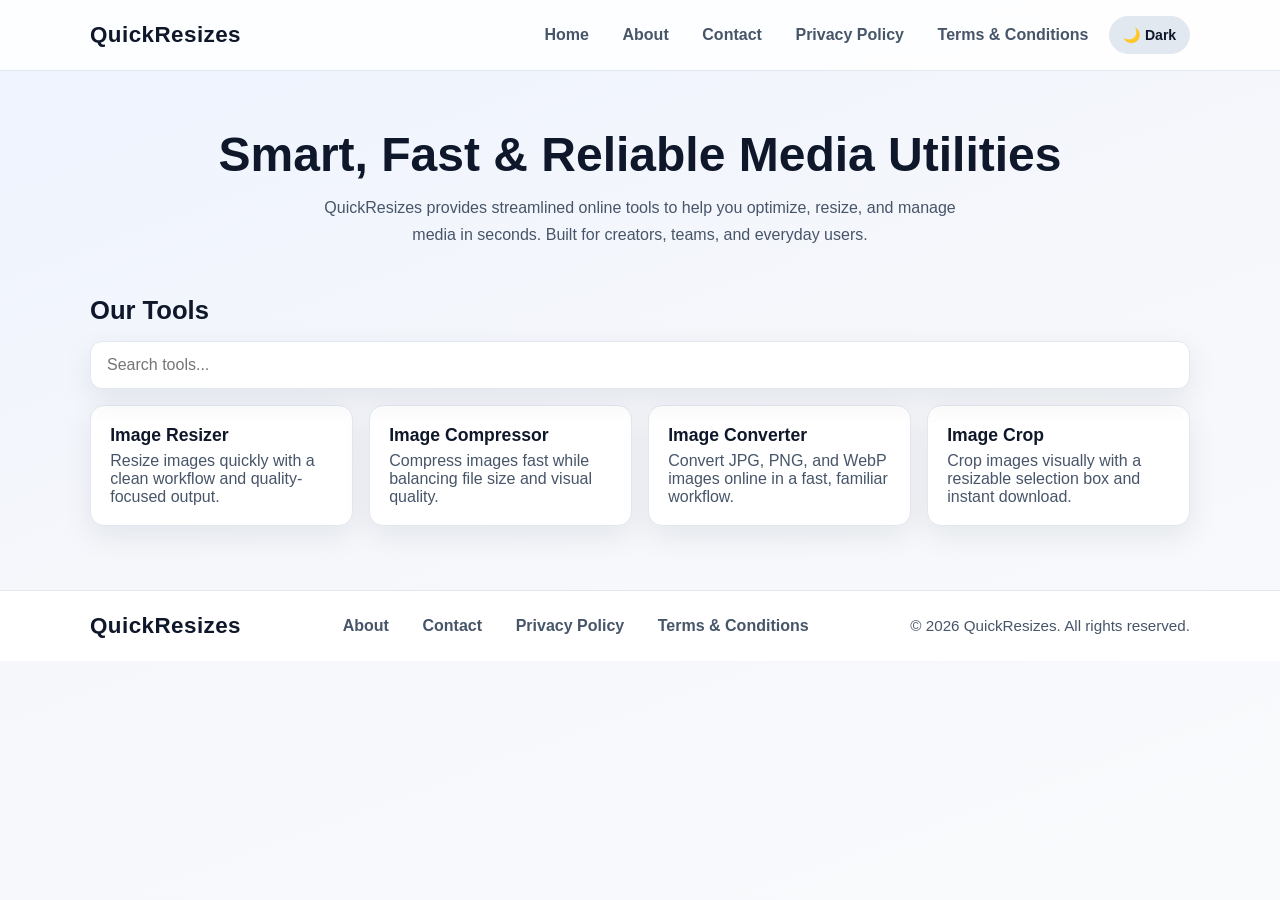
<file: index.html>
<!doctype html>
<html lang="en">
  <head>
    <meta charset="UTF-8" />
    <meta name="viewport" content="width=device-width, initial-scale=1.0" />
    <title>QuickResizes | Fast Online Image Tools</title>
    <style>
      :root {
        color-scheme: light;
        --bg: #f5f7fb;
        --bg-gradient-start: #eef3ff;
        --bg-gradient-end: #f8fafc;
        --surface: #ffffff;
        --text: #0f172a;
        --muted: #475569;
        --primary: #2563eb;
        --primary-dark: #1d4ed8;
        --border: #e2e8f0;
        --shadow: 0 10px 30px rgba(15, 23, 42, 0.08);
        --header-bg: rgba(255, 255, 255, 0.85);
        --nav-hover-bg: #eff6ff;
        --card-hover-border: #bfdbfe;
        --card-hover-shadow: 0 16px 36px rgba(37, 99, 235, 0.15);
        --toggle-bg: #e2e8f0;
        --toggle-text: #0f172a;
      }

      :root[data-theme="dark"] {
        color-scheme: dark;
        --bg: #020617;
        --bg-gradient-start: #0f172a;
        --bg-gradient-end: #020617;
        --surface: #0f172a;
        --text: #e2e8f0;
        --muted: #94a3b8;
        --primary: #60a5fa;
        --primary-dark: #93c5fd;
        --border: #1e293b;
        --shadow: 0 12px 30px rgba(2, 6, 23, 0.5);
        --header-bg: rgba(15, 23, 42, 0.85);
        --nav-hover-bg: #1e293b;
        --card-hover-border: #334155;
        --card-hover-shadow: 0 16px 36px rgba(2, 6, 23, 0.7);
        --toggle-bg: #1e293b;
        --toggle-text: #e2e8f0;
      }

      * {
        box-sizing: border-box;
      }

      body {
        margin: 0;
        font-family: "Inter", "Segoe UI", Roboto, Helvetica, Arial, sans-serif;
        color: var(--text);
        background: linear-gradient(160deg, var(--bg-gradient-start) 0%, var(--bg) 45%, var(--bg-gradient-end) 100%);
        min-height: 100vh;
      }

      .container {
        width: min(1100px, 92%);
        margin: 0 auto;
      }

      header {
        border-bottom: 1px solid var(--border);
        background: var(--header-bg);
        backdrop-filter: blur(6px);
        position: sticky;
        top: 0;
        z-index: 10;
      }

      .header-inner {
        display: flex;
        align-items: center;
        justify-content: space-between;
        gap: 1rem;
        padding: 1rem 0;
      }

      .brand {
        font-size: 1.4rem;
        font-weight: 800;
        letter-spacing: 0.02em;
      }

      nav {
        display: flex;
        gap: 1rem;
        flex-wrap: wrap;
      }

      nav a {
        text-decoration: none;
        color: var(--muted);
        font-weight: 600;
        padding: 0.35rem 0.55rem;
        border-radius: 8px;
        transition: color 0.2s ease, background-color 0.2s ease;
      }

      nav a:hover,
      nav a:focus-visible {
        color: var(--primary-dark);
        background: var(--nav-hover-bg);
      }

      .controls {
        display: flex;
        align-items: center;
        gap: 0.75rem;
      }

      .theme-toggle {
        border: 1px solid var(--border);
        background: var(--toggle-bg);
        color: var(--toggle-text);
        border-radius: 999px;
        min-height: 38px;
        padding: 0.35rem 0.8rem;
        font-size: 0.88rem;
        font-weight: 600;
        cursor: pointer;
      }

      main {
        padding: 3.5rem 0 4rem;
      }

      .hero {
        text-align: center;
        margin-bottom: 3rem;
      }

      .hero h1 {
        font-size: clamp(2rem, 4vw, 3rem);
        margin: 0 0 0.75rem;
      }

      .hero p {
        margin: 0 auto;
        max-width: 640px;
        color: var(--muted);
        line-height: 1.7;
      }

      .tools h2 {
        font-size: 1.6rem;
        margin-bottom: 1rem;
      }

      .tools-search {
        position: relative;
        margin-bottom: 1rem;
      }

      .tools-search input {
        width: 100%;
        border: 1px solid var(--border);
        border-radius: 12px;
        padding: 0.85rem 1rem;
        background: var(--surface);
        color: var(--text);
        font-size: 1rem;
        box-shadow: var(--shadow);
        transition: border-color 0.2s ease, box-shadow 0.2s ease;
      }

      .tools-search input:focus-visible {
        outline: none;
        border-color: var(--primary);
        box-shadow: 0 0 0 3px color-mix(in srgb, var(--primary) 22%, transparent);
      }

      .tools-grid {
        display: grid;
        grid-template-columns: repeat(auto-fit, minmax(250px, 1fr));
        gap: 1rem;
      }

      .tool-card {
        display: block;
        background: var(--surface);
        border: 1px solid var(--border);
        border-radius: 14px;
        padding: 1.2rem;
        color: inherit;
        text-decoration: none;
        box-shadow: var(--shadow);
        transition: transform 0.2s ease, border-color 0.2s ease, box-shadow 0.2s ease;
      }

      .tool-card:hover,
      .tool-card:focus-visible {
        transform: translateY(-3px);
        border-color: var(--card-hover-border);
        box-shadow: var(--card-hover-shadow);
      }

      .tool-title {
        font-size: 1.1rem;
        font-weight: 700;
        margin-bottom: 0.4rem;
      }

      .tool-desc {
        color: var(--muted);
        margin: 0;
      }

      .no-results {
        margin: 0;
        padding: 1.2rem;
        border-radius: 12px;
        border: 1px dashed var(--border);
        color: var(--muted);
        background: color-mix(in srgb, var(--surface) 94%, transparent);
      }

      footer {
        border-top: 1px solid var(--border);
        padding: 1.25rem 0;
        background: var(--surface);
      }

      .footer-inner {
        display: flex;
        justify-content: space-between;
        align-items: center;
        gap: 1rem;
        flex-wrap: wrap;
      }

      .footer-links {
        display: flex;
        gap: 1rem;
        flex-wrap: wrap;
      }

      .footer-links a {
        color: var(--muted);
        text-decoration: none;
        font-weight: 600;
      }

      .footer-links a:hover,
      .footer-links a:focus-visible {
        color: var(--primary-dark);
      }

      .copyright {
        color: var(--muted);
        font-size: 0.95rem;
      }

      @media (max-width: 700px) {
        .header-inner {
          flex-direction: column;
          align-items: flex-start;
        }

        nav {
          gap: 0.4rem;
        }
      }
    </style>
  </head>
  <body>
    <header>
      <div class="container header-inner">
        <div class="brand">QuickResizes</div>
        <div class="controls">
          <nav aria-label="Main navigation">
            <a href="index.html">Home</a>
            <a href="pages/about.html">About</a>
            <a href="pages/contact.html">Contact</a>
            <a href="pages/privacy.html">Privacy Policy</a>
            <a href="pages/terms.html">Terms &amp; Conditions</a>
          </nav>
          <button id="themeToggle" class="theme-toggle" type="button" aria-label="Toggle dark mode">
            🌙 Dark
          </button>
        </div>
      </div>
    </header>

    <main class="container">
      <section class="hero" aria-labelledby="home-title">
        <h1 id="home-title">Smart, Fast &amp; Reliable Media Utilities</h1>
        <p>
          QuickResizes provides streamlined online tools to help you optimize, resize,
          and manage media in seconds. Built for creators, teams, and everyday users.
        </p>
      </section>

      <section class="tools" aria-labelledby="tools-title">
        <h2 id="tools-title">Our Tools</h2>
        <div class="tools-search">
          <input
            id="toolSearch"
            type="search"
            placeholder="Search tools..."
            aria-label="Search tools"
            autocomplete="off"
          />
        </div>
        <div id="toolsGrid" class="tools-grid"></div>
      </section>
    </main>

    <footer>
      <div class="container footer-inner">
        <div class="brand">QuickResizes</div>
        <nav class="footer-links" aria-label="Footer navigation">
          <a href="pages/about.html">About</a>
          <a href="pages/contact.html">Contact</a>
          <a href="pages/privacy.html">Privacy Policy</a>
          <a href="pages/terms.html">Terms &amp; Conditions</a>
        </nav>
        <div class="copyright">&copy; <span id="year"></span> QuickResizes. All rights reserved.</div>
      </div>
    </footer>

    <script>
      const themeStorageKey = "quickresizes-theme";
      const root = document.documentElement;
      const themeToggle = document.getElementById("themeToggle");

      function applyTheme(theme) {
        root.setAttribute("data-theme", theme);
        const isDark = theme === "dark";
        themeToggle.textContent = isDark ? "☀️ Light" : "🌙 Dark";
        themeToggle.setAttribute("aria-label", isDark ? "Switch to light mode" : "Switch to dark mode");
      }

      const savedTheme = localStorage.getItem(themeStorageKey);
      applyTheme(savedTheme === "dark" ? "dark" : "light");

      themeToggle.addEventListener("click", () => {
        const nextTheme = root.getAttribute("data-theme") === "dark" ? "light" : "dark";
        applyTheme(nextTheme);
        localStorage.setItem(themeStorageKey, nextTheme);
      });

      const tools = [
        {
          name: "Image Resizer",
          description: "Resize images quickly with a clean workflow and quality-focused output.",
          href: "tools/image-resizer/index.html",
          keywords: ["resize", "image", "dimensions"],
        },
        {
          name: "Image Compressor",
          description: "Compress images fast while balancing file size and visual quality.",
          href: "tools/image-compressor/index.html",
          keywords: ["compress", "image", "optimize", "size"],
        },
        {
          name: "Image Converter",
          description: "Convert JPG, PNG, and WebP images online in a fast, familiar workflow.",
          href: "tools/image-converter/index.html",
          keywords: ["convert", "image", "format", "webp", "png", "jpg", "jpeg"],
        },
        {
          name: "Image Crop",
          description: "Crop images visually with a resizable selection box and instant download.",
          href: "tools/image-crop/index.html",
          keywords: ["crop", "image", "trim", "selection", "download"],
        },
      ];

      const toolSearchInput = document.getElementById("toolSearch");
      const toolsGrid = document.getElementById("toolsGrid");

      function renderTools(filteredTools) {
        if (!filteredTools.length) {
          toolsGrid.innerHTML = '<p class="no-results">No matching tools found.</p>';
          return;
        }

        toolsGrid.innerHTML = filteredTools
          .map(
            (tool) => `
              <a class="tool-card" href="${tool.href}">
                <div class="tool-title">${tool.name}</div>
                <p class="tool-desc">${tool.description}</p>
              </a>
            `
          )
          .join("");
      }

      function filterTools(query) {
        const normalizedQuery = query.trim().toLowerCase();

        if (!normalizedQuery) {
          renderTools(tools);
          return;
        }

        const filtered = tools.filter((tool) => {
          const searchableText = `${tool.name} ${tool.description} ${tool.keywords.join(" ")}`.toLowerCase();
          return searchableText.includes(normalizedQuery);
        });

        renderTools(filtered);
      }

      toolSearchInput.addEventListener("input", (event) => {
        filterTools(event.target.value);
      });

      renderTools(tools);
      document.getElementById("year").textContent = new Date().getFullYear();
    </script>
  </body>
</html>
</file>
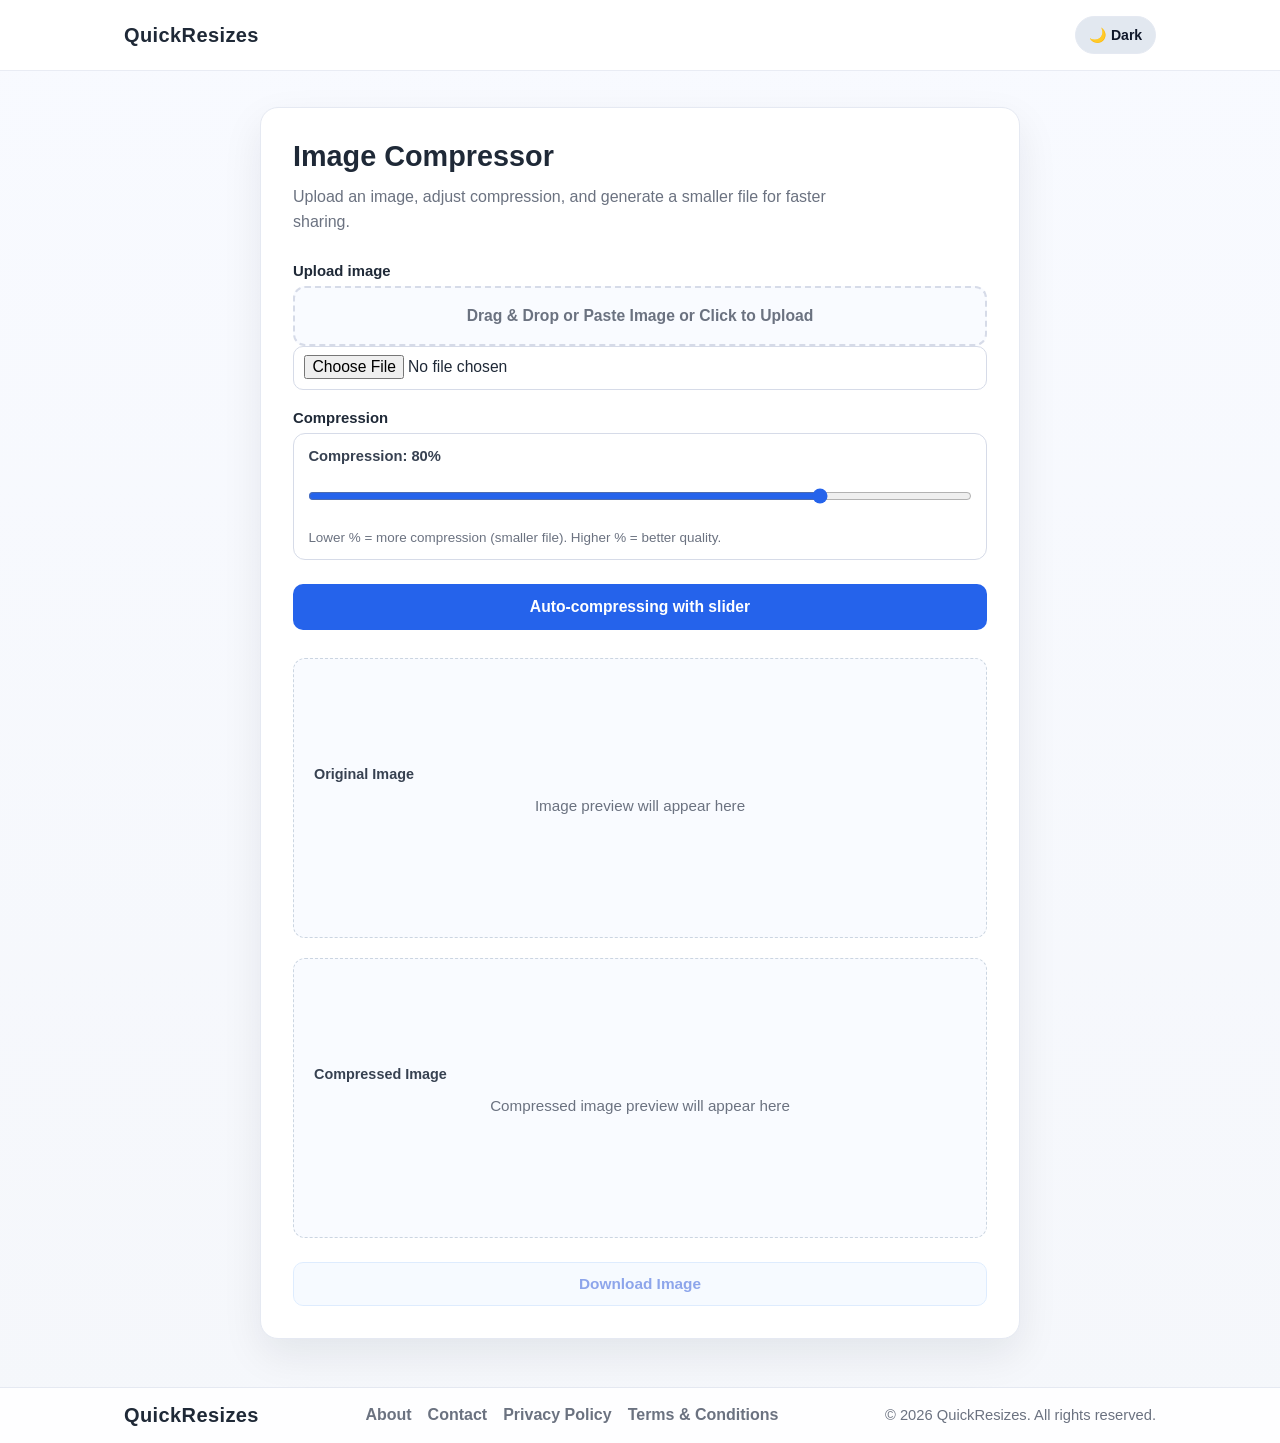
<file: tools/image-compressor/index.html>
<!doctype html>
<html lang="en">
  <head>
    <meta charset="UTF-8" />
    <meta name="viewport" content="width=device-width, initial-scale=1.0" />
    <title>Image Compressor | QuickResizes</title>
    <style>
      :root {
        color-scheme: light;
        --bg: #f5f7fb;
        --bg-gradient-start: #f8faff;
        --surface: #ffffff;
        --surface-border: #e5e9f2;
        --text: #1f2937;
        --muted: #6b7280;
        --primary: #2563eb;
        --primary-hover: #1d4ed8;
        --shadow: 0 16px 40px rgba(15, 23, 42, 0.08);
        --header-border: rgba(229, 233, 242, 0.85);
        --header-bg: rgba(255, 255, 255, 0.92);
        --input-bg: #fff;
        --input-border: #d6dbe8;
        --preview-border: #cbd5e1;
        --preview-bg: #f9fbff;
        --preview-label: #374151;
        --details-border: #dbe5f5;
        --details-bg: #ffffff;
        --details-text: #334155;
        --details-key: #64748b;
        --secondary-btn-border: #bfdbfe;
        --secondary-btn-bg: #eff6ff;
        --secondary-btn-text: #1d4ed8;
        --toggle-bg: #e2e8f0;
        --toggle-text: #0f172a;
        --radius: 18px;
        --space-2: clamp(1rem, 2vw, 1.25rem);
        --space-3: clamp(1.25rem, 2.8vw, 1.75rem);
      }

      :root[data-theme="dark"] {
        color-scheme: dark;
        --bg: #020617;
        --bg-gradient-start: #0b1220;
        --surface: #0f172a;
        --surface-border: #1e293b;
        --text: #e2e8f0;
        --muted: #94a3b8;
        --primary: #60a5fa;
        --primary-hover: #3b82f6;
        --shadow: 0 16px 40px rgba(2, 6, 23, 0.52);
        --header-border: rgba(30, 41, 59, 0.9);
        --header-bg: rgba(15, 23, 42, 0.92);
        --input-bg: #0b1220;
        --input-border: #334155;
        --preview-border: #334155;
        --preview-bg: #0b1220;
        --preview-label: #cbd5e1;
        --details-border: #334155;
        --details-bg: #0b1220;
        --details-text: #cbd5e1;
        --details-key: #94a3b8;
        --secondary-btn-border: #334155;
        --secondary-btn-bg: #1e293b;
        --secondary-btn-text: #bfdbfe;
        --toggle-bg: #1e293b;
        --toggle-text: #e2e8f0;
      }

      * {
        box-sizing: border-box;
      }

      body {
        margin: 0;
        font-family: "Inter", "Segoe UI", Roboto, Helvetica, Arial, sans-serif;
        color: var(--text);
        background: linear-gradient(180deg, var(--bg-gradient-start) 0%, var(--bg) 100%);
        min-height: 100vh;
      }

      .site-header {
        position: sticky;
        top: 0;
        z-index: 10;
        width: 100%;
        border-bottom: 1px solid var(--header-border);
        background: var(--header-bg);
        backdrop-filter: blur(8px);
      }

      .header-inner {
        max-width: 1080px;
        margin: 0 auto;
        width: min(100%, 1080px);
        padding: 1rem clamp(1rem, 2.5vw, 1.5rem);
        display: flex;
        align-items: center;
        justify-content: space-between;
        gap: 1rem;
      }

      .brand {
        font-size: 1.25rem;
        font-weight: 700;
        letter-spacing: 0.02em;
      }

      .theme-toggle {
        border: 1px solid var(--surface-border);
        background: var(--toggle-bg);
        color: var(--toggle-text);
        border-radius: 999px;
        min-height: 38px;
        padding: 0.35rem 0.8rem;
        font-size: 0.88rem;
        font-weight: 600;
        cursor: pointer;
      }

      main {
        display: grid;
        place-items: center;
        min-height: calc(100vh - 72px);
        width: 100%;
        padding: clamp(1rem, 3vw, 2.25rem) clamp(0.9rem, 3vw, 1.4rem) clamp(1.5rem, 4vw, 3rem);
      }

      .compressor-card {
        width: min(100%, 760px);
        background: var(--surface);
        border: 1px solid var(--surface-border);
        border-radius: var(--radius);
        box-shadow: var(--shadow);
        padding: clamp(1.1rem, 3vw, 2rem);
      }

      .compressor-card h1 {
        margin: 0 0 0.75rem;
        font-size: clamp(1.4rem, 2.5vw, 1.8rem);
      }

      .subtext {
        margin: 0 0 var(--space-3);
        color: var(--muted);
        font-size: clamp(0.92rem, 1.8vw, 1rem);
        line-height: 1.55;
        max-width: 62ch;
      }

      .form-grid {
        display: grid;
        gap: var(--space-2);
      }

      label {
        display: block;
        margin-bottom: 0.45rem;
        font-size: clamp(0.88rem, 1.6vw, 0.93rem);
        font-weight: 600;
      }

      input[type="file"] {
        width: 100%;
        border: 1px solid var(--input-border);
        border-radius: 10px;
        background: var(--input-bg);
        color: var(--text);
        min-height: 44px;
        padding: 0.72rem 0.82rem;
        font-size: clamp(0.92rem, 1.8vw, 0.98rem);
      }

      input[type="file"] {
        padding: 0.52rem 0.65rem;
      }

      .upload-drop-area {
        border: 2px dashed var(--input-border);
        border-radius: 12px;
        background: var(--preview-bg);
        padding: clamp(1rem, 2.5vw, 1.2rem);
        text-align: center;
        cursor: pointer;
        transition: border-color 0.18s ease, background-color 0.18s ease;
      }

      .upload-drop-area p {
        margin: 0;
        font-size: clamp(0.9rem, 1.8vw, 0.98rem);
        color: var(--muted);
        font-weight: 600;
      }

      .upload-drop-area.drag-active {
        border-color: var(--primary);
        background: rgba(37, 99, 235, 0.08);
      }

      input:focus-visible,
      button:focus-visible {
        outline: 3px solid rgba(37, 99, 235, 0.22);
        outline-offset: 1px;
      }

      .compression-control {
        border: 1px solid var(--input-border);
        background: var(--input-bg);
        border-radius: 12px;
        padding: 0.85rem 0.9rem;
      }

      .compression-display {
        margin: 0 0 0.7rem;
        color: var(--preview-label);
        font-size: 0.92rem;
        font-weight: 600;
      }

      .compression-slider {
        width: 100%;
        accent-color: var(--primary);
        min-height: 42px;
        margin: 0;
        touch-action: pan-y;
      }

      .compression-hint {
        margin: 0.55rem 0 0;
        color: var(--muted);
        font-size: 0.84rem;
      }

      .button-row {
        margin-top: 0.25rem;
      }

      .compress-btn {
        border: 0;
        border-radius: 10px;
        background: var(--primary);
        color: #fff;
        font-weight: 600;
        font-size: clamp(0.92rem, 1.8vw, 0.98rem);
        padding: 0.8rem 1rem;
        min-height: 46px;
        width: 100%;
        cursor: pointer;
        transition: background-color 0.18s ease;
      }

      .compress-btn:hover {
        background: var(--primary-hover);
      }

      .preview-grid {
        margin-top: var(--space-3);
        display: grid;
        gap: var(--space-2);
      }

      .preview-area {
        border: 1px dashed var(--preview-border);
        border-radius: 12px;
        background: var(--preview-bg);
        min-height: clamp(190px, 36vh, 280px);
        display: grid;
        place-items: center;
        padding: var(--space-2);
        overflow: hidden;
      }

      .preview-content {
        width: 100%;
      }

      .preview-label {
        margin: 0 0 0.6rem;
        font-size: 0.9rem;
        font-weight: 600;
        color: var(--preview-label);
      }

      .preview-placeholder {
        text-align: center;
        color: var(--muted);
        font-size: 0.95rem;
      }

      .preview-image {
        max-width: 100%;
        max-height: min(360px, 50vh);
        object-fit: contain;
        border-radius: 8px;
      }

      .details-box {
        margin-top: 0.7rem;
        border: 1px solid var(--details-border);
        border-radius: 10px;
        background: var(--details-bg);
        padding: 0.7rem 0.8rem;
        font-size: 0.87rem;
      }

      .details-box[hidden] {
        display: none;
      }

      .details-list {
        margin: 0;
        padding: 0;
        list-style: none;
        display: grid;
        gap: 0.38rem;
      }

      .details-list li {
        color: var(--details-text);
        display: flex;
        justify-content: space-between;
        gap: 0.5rem;
      }

      .details-key {
        color: var(--details-key);
      }

      .download-btn {
        border: 1px solid var(--secondary-btn-border);
        border-radius: 10px;
        background: var(--secondary-btn-bg);
        color: var(--secondary-btn-text);
        font-weight: 600;
        font-size: clamp(0.9rem, 1.8vw, 0.96rem);
        padding: 0.72rem 1rem;
        min-height: 44px;
        width: 100%;
        cursor: pointer;
      }

      .download-btn:disabled {
        opacity: 0.5;
        cursor: not-allowed;
      }

      .site-footer {
        border-top: 1px solid var(--surface-border);
        background: var(--header-bg);
      }

      .footer-inner {
        max-width: 1080px;
        margin: 0 auto;
        width: min(100%, 1080px);
        padding: 1rem clamp(1rem, 2.5vw, 1.5rem);
        display: flex;
        justify-content: space-between;
        align-items: center;
        gap: 1rem;
        flex-wrap: wrap;
      }

      .footer-links {
        display: flex;
        gap: 1rem;
        flex-wrap: wrap;
      }

      .footer-links a {
        color: var(--muted);
        text-decoration: none;
        font-weight: 600;
      }

      .footer-links a:hover,
      .footer-links a:focus-visible {
        color: var(--primary);
      }

      .copyright {
        color: var(--muted);
        font-size: 0.92rem;
      }

      @media (max-width: 600px) {
        body {
          font-size: 15px;
        }

        main {
          padding-top: 1rem;
        }

        .compressor-card {
          border-radius: 14px;
          box-shadow: 0 10px 24px rgba(15, 23, 42, 0.07);
        }

        .preview-area {
          min-height: 180px;
        }

        .details-list li {
          flex-direction: column;
          gap: 0.15rem;
        }
      }
    </style>
  </head>
  <body>
    <header class="site-header">
      <div class="header-inner">
        <div class="brand">QuickResizes</div>
        <button id="themeToggle" class="theme-toggle" type="button" aria-label="Toggle dark mode">
          🌙 Dark
        </button>
      </div>
    </header>

    <main>
      <section class="compressor-card" aria-labelledby="compressor-heading">
        <h1 id="compressor-heading">Image Compressor</h1>
        <p class="subtext">
          Upload an image, adjust compression, and generate a smaller file for faster sharing.
        </p>

        <form class="form-grid" action="#" method="post">
          <div>
            <label for="imageUpload">Upload image</label>
            <div class="upload-drop-area" id="uploadDropArea" tabindex="0" role="button" aria-label="Upload image">
              <p>Drag &amp; Drop or Paste Image or Click to Upload</p>
            </div>
            <input id="imageUpload" name="imageUpload" type="file" accept="image/*" />
          </div>

          <div>
            <label for="compressionSlider">Compression</label>
            <div class="compression-control">
              <p class="compression-display" id="compressionDisplay">Compression: 80%</p>
              <input
                id="compressionSlider"
                class="compression-slider"
                name="compressionSlider"
                type="range"
                min="10"
                max="100"
                value="80"
                step="1"
              />
              <p class="compression-hint">Lower % = more compression (smaller file). Higher % = better quality.</p>
            </div>
          </div>

          <div class="button-row">
            <button class="compress-btn" type="button">Compress Image</button>
          </div>
        </form>

        <div class="preview-grid" aria-live="polite">
          <div class="preview-area">
            <div class="preview-content">
              <p class="preview-label">Original Image</p>
              <p class="preview-placeholder">Image preview will appear here</p>
              <img class="preview-image original-preview" alt="Uploaded image preview" hidden />
              <div class="details-box original-details" hidden>
                <ul class="details-list">
                  <li><span class="details-key">File Name</span><span class="detail-value original-name"></span></li>
                  <li><span class="details-key">Dimensions</span><span class="detail-value original-dimensions"></span></li>
                  <li><span class="details-key">File Size</span><span class="detail-value original-size"></span></li>
                </ul>
              </div>
            </div>
          </div>

          <div class="preview-area">
            <div class="preview-content">
              <p class="preview-label">Compressed Image</p>
              <p class="preview-placeholder compressed-placeholder">Compressed image preview will appear here</p>
              <img class="preview-image compressed-preview" alt="Compressed image preview" hidden />
              <div class="details-box compressed-details" hidden>
                <ul class="details-list">
                  <li><span class="details-key">Format</span><span class="detail-value compressed-format"></span></li>
                  <li><span class="details-key">Before Size</span><span class="detail-value before-size"></span></li>
                  <li><span class="details-key">After Size</span><span class="detail-value compressed-size"></span></li>
                  <li><span class="details-key">Savings</span><span class="detail-value compressed-savings"></span></li>
                </ul>
              </div>
            </div>
          </div>

          <div class="button-row">
            <button class="download-btn" type="button" disabled>Download Image</button>
          </div>
        </div>
      </section>
    </main>

    <footer class="site-footer">
      <div class="footer-inner">
        <div class="brand">QuickResizes</div>
        <nav class="footer-links" aria-label="Footer navigation">
          <a href="../../pages/about.html">About</a>
          <a href="../../pages/contact.html">Contact</a>
          <a href="../../pages/privacy.html">Privacy Policy</a>
          <a href="../../pages/terms.html">Terms &amp; Conditions</a>
        </nav>
        <div class="copyright">&copy; <span id="year"></span> QuickResizes. All rights reserved.</div>
      </div>
    </footer>

    <script>
      const fileInput = document.getElementById("imageUpload");
      const uploadDropArea = document.getElementById("uploadDropArea");
      const compressionSlider = document.getElementById("compressionSlider");
      const compressionDisplay = document.getElementById("compressionDisplay");
      const compressButton = document.querySelector(".compress-btn");
      const downloadButton = document.querySelector(".download-btn");
      const originalPreview = document.querySelector(".original-preview");
      const compressedPreview = document.querySelector(".compressed-preview");
      const placeholders = document.querySelectorAll(".preview-placeholder");
      const compressedPlaceholder = document.querySelector(".compressed-placeholder");
      const originalDetails = document.querySelector(".original-details");
      const compressedDetails = document.querySelector(".compressed-details");
      const originalName = document.querySelector(".original-name");
      const originalDimensions = document.querySelector(".original-dimensions");
      const originalSize = document.querySelector(".original-size");
      const compressedFormat = document.querySelector(".compressed-format");
      const beforeSize = document.querySelector(".before-size");
      const compressedSize = document.querySelector(".compressed-size");
      const compressedSavings = document.querySelector(".compressed-savings");
      const themeToggle = document.getElementById("themeToggle");
      const year = document.getElementById("year");

      let originalFile = null;
      let compressedBlob = null;
      let compressedUrl = null;
      let sourceBitmap = null;
      let sourceWidth = 0;
      let sourceHeight = 0;
      let compressionJobId = 0;
      let activeCompressionJobId = 0;
      let compressionFrameScheduled = false;
      let canvas = null;
      let canvasCtx = null;

      function resetOriginalResult() {
        originalFile = null;
        if (sourceBitmap?.close) {
          sourceBitmap.close();
        }
        sourceBitmap = null;
        sourceWidth = 0;
        sourceHeight = 0;
        originalPreview.hidden = true;
        originalPreview.removeAttribute("src");
        placeholders[0].hidden = false;
        originalDetails.hidden = true;
        resetCompressedResult();
      }

      function formatBytes(bytes) {
        if (bytes === 0) {
          return "0 B";
        }
        const units = ["B", "KB", "MB", "GB"];
        const index = Math.min(Math.floor(Math.log(bytes) / Math.log(1024)), units.length - 1);
        const value = bytes / 1024 ** index;
        return `${value.toFixed(value >= 10 || index === 0 ? 0 : 1)} ${units[index]}`;
      }

      function setTheme(theme) {
        document.documentElement.setAttribute("data-theme", theme);
        localStorage.setItem("qrTheme", theme);
        themeToggle.textContent = theme === "dark" ? "☀️ Light" : "🌙 Dark";
      }

      function getOutputMimeType(type) {
        if (type === "image/jpeg" || type === "image/webp") {
          return type;
        }
        return "image/jpeg";
      }

      async function decodeImage(file) {
        if (typeof createImageBitmap === "function") {
          const bitmap = await createImageBitmap(file);
          return { drawable: bitmap, width: bitmap.width, height: bitmap.height };
        }

        const sourceUrl = URL.createObjectURL(file);
        try {
          const image = await new Promise((resolve, reject) => {
            const img = new Image();
            img.onload = () => resolve(img);
            img.onerror = () => reject(new Error("Could not read image file."));
            img.src = sourceUrl;
          });
          return { drawable: image, width: image.width, height: image.height };
        } finally {
          URL.revokeObjectURL(sourceUrl);
        }
      }

      async function prepareSourceImage(file) {
        if (sourceBitmap?.close) {
          sourceBitmap.close();
        }
        const decoded = await decodeImage(file);
        sourceBitmap = decoded.drawable;
        sourceWidth = decoded.width;
        sourceHeight = decoded.height;
      }

      async function handleSelectedFile(file) {
        if (!file || !file.type.startsWith("image/")) {
          resetOriginalResult();
          return;
        }
        originalFile = file;
        updateOriginalPreview(originalFile);
        resetCompressedResult();
        try {
          await prepareSourceImage(originalFile);
          scheduleRealtimeCompression();
        } catch (error) {
          alert(error instanceof Error ? error.message : "Unable to read image.");
          resetOriginalResult();
        }
      }

      function updateOriginalPreview(file) {
        const reader = new FileReader();
        reader.onload = () => {
          originalPreview.src = reader.result;
          originalPreview.hidden = false;
          placeholders[0].hidden = true;
        };
        reader.readAsDataURL(file);

        const probeImage = new Image();
        probeImage.onload = () => {
          originalName.textContent = file.name;
          originalDimensions.textContent = `${probeImage.width} × ${probeImage.height}`;
          originalSize.textContent = formatBytes(file.size);
          originalDetails.hidden = false;
        };
        probeImage.src = URL.createObjectURL(file);
      }

      function resetCompressedResult() {
        compressedBlob = null;
        if (compressedUrl) {
          URL.revokeObjectURL(compressedUrl);
          compressedUrl = null;
        }
        compressionJobId += 1;
        activeCompressionJobId = 0;
        compressionFrameScheduled = false;
        compressedPreview.hidden = true;
        compressedPreview.removeAttribute("src");
        compressedPlaceholder.hidden = false;
        compressedDetails.hidden = true;
        downloadButton.disabled = true;
      }

      async function compressImage(file, compressionPercent, jobId) {
        const safePercent = Math.min(100, Math.max(10, Number(compressionPercent) || 80));
        const quality = safePercent / 100;
        if (!sourceBitmap || sourceWidth === 0 || sourceHeight === 0) {
          throw new Error("Image not ready for compression.");
        }
        if (!canvas) {
          canvas = document.createElement("canvas");
          canvasCtx = canvas.getContext("2d");
        }
        canvas.width = sourceWidth;
        canvas.height = sourceHeight;
        canvasCtx.drawImage(sourceBitmap, 0, 0);

        const mimeType = getOutputMimeType(file.type);

        const blob = await new Promise((resolve, reject) => {
          canvas.toBlob((result) => {
            if (result) {
              resolve(result);
            } else {
              reject(new Error("Compression failed."));
            }
          }, mimeType, quality);
        });
        if (jobId !== activeCompressionJobId) {
          return null;
        }
        return { blob, mimeType };
      }

      async function runRealtimeCompression() {
        if (!originalFile || !sourceBitmap) {
          return;
        }
        const nextJobId = compressionJobId + 1;
        compressionJobId = nextJobId;
        activeCompressionJobId = nextJobId;

        try {
          const result = await compressImage(originalFile, compressionSlider.value, nextJobId);
          if (!result || activeCompressionJobId !== nextJobId || !originalFile) {
            return;
          }

          const { blob, mimeType } = result;
          compressedBlob = blob;
          if (compressedUrl) {
            URL.revokeObjectURL(compressedUrl);
          }
          compressedUrl = URL.createObjectURL(blob);

          compressedPreview.src = compressedUrl;
          compressedPreview.hidden = false;
          compressedPlaceholder.hidden = true;

          const sizeDiff = originalFile.size - blob.size;
          const savingsPercent = (sizeDiff / originalFile.size) * 100;

          compressedFormat.textContent = mimeType.replace("image/", "").toUpperCase();
          beforeSize.textContent = formatBytes(originalFile.size);
          compressedSize.textContent = formatBytes(blob.size);
          compressedSavings.textContent =
            sizeDiff > 0
              ? `${formatBytes(sizeDiff)} smaller (${savingsPercent.toFixed(1)}%)`
              : "No size reduction";

          compressedDetails.hidden = false;
          downloadButton.disabled = false;
        } catch (error) {
          if (activeCompressionJobId !== nextJobId) {
            return;
          }
          console.error(error);
          resetCompressedResult();
        }
      }

      function scheduleRealtimeCompression() {
        if (!originalFile || !sourceBitmap || compressionFrameScheduled) {
          return;
        }
        compressionFrameScheduled = true;
        requestAnimationFrame(() => {
          compressionFrameScheduled = false;
          runRealtimeCompression();
        });
      }

      fileInput.addEventListener("change", async () => {
        const file = fileInput.files?.[0] || null;
        await handleSelectedFile(file);
      });

      uploadDropArea.addEventListener("click", () => {
        fileInput.click();
      });

      uploadDropArea.addEventListener("keydown", (event) => {
        if (event.key === "Enter" || event.key === " ") {
          event.preventDefault();
          fileInput.click();
        }
      });

      ["dragenter", "dragover"].forEach((eventName) => {
        uploadDropArea.addEventListener(eventName, (event) => {
          event.preventDefault();
          uploadDropArea.classList.add("drag-active");
        });
      });

      ["dragleave", "dragend"].forEach((eventName) => {
        uploadDropArea.addEventListener(eventName, () => {
          uploadDropArea.classList.remove("drag-active");
        });
      });

      uploadDropArea.addEventListener("drop", async (event) => {
        event.preventDefault();
        uploadDropArea.classList.remove("drag-active");
        const [file] = event.dataTransfer?.files || [];
        if (!file) {
          return;
        }
        const transfer = new DataTransfer();
        transfer.items.add(file);
        fileInput.files = transfer.files;
        await handleSelectedFile(file);
      });

      document.addEventListener("paste", async (event) => {
        const items = event.clipboardData?.items || [];
        for (const item of items) {
          if (!item.type.startsWith("image/")) {
            continue;
          }
          const file = item.getAsFile();
          if (!file) {
            continue;
          }
          const transfer = new DataTransfer();
          transfer.items.add(file);
          fileInput.files = transfer.files;
          await handleSelectedFile(file);
          break;
        }
      });

      compressionSlider.addEventListener("input", () => {
        compressionDisplay.textContent = `Compression: ${compressionSlider.value}%`;
        if (!originalFile) {
          return;
        }
        scheduleRealtimeCompression();
      });

      compressButton.disabled = true;
      compressButton.textContent = "Auto-compressing with slider";

      downloadButton.addEventListener("click", () => {
        if (!compressedBlob || !originalFile) {
          return;
        }

        const extension = compressedBlob.type === "image/webp" ? "webp" : "jpg";
        const baseName = originalFile.name.replace(/\.[^.]+$/, "") || "compressed-image";
        const link = document.createElement("a");
        link.href = URL.createObjectURL(compressedBlob);
        link.download = `${baseName}-compressed.${extension}`;
        document.body.appendChild(link);
        link.click();
        link.remove();
      });

      themeToggle.addEventListener("click", () => {
        const currentTheme = document.documentElement.getAttribute("data-theme") === "dark" ? "dark" : "light";
        setTheme(currentTheme === "dark" ? "light" : "dark");
      });

      year.textContent = new Date().getFullYear();
      compressionDisplay.textContent = `Compression: ${compressionSlider.value}%`;
      setTheme(localStorage.getItem("qrTheme") || "light");
    </script>
  </body>
</html>
</file>
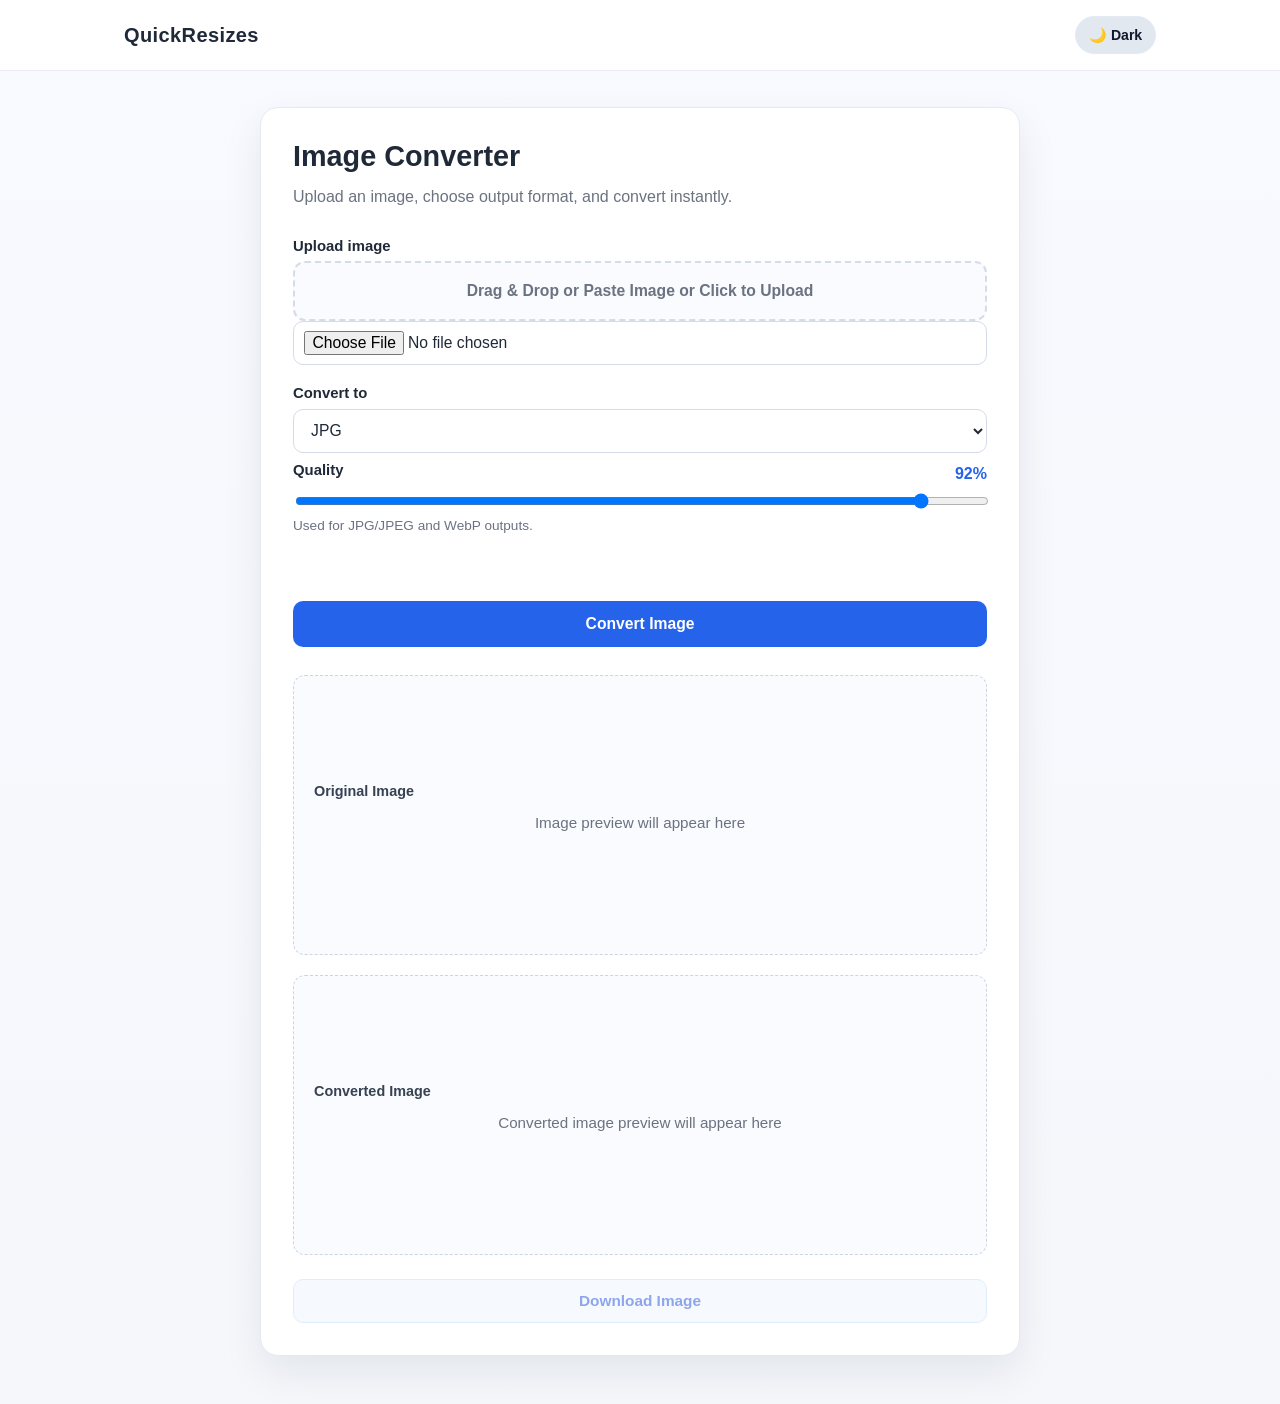
<file: tools/image-converter/index.html>
<!doctype html>
<html lang="en">
  <head>
    <meta charset="UTF-8" />
    <meta name="viewport" content="width=device-width, initial-scale=1.0" />
    <title>Image Converter | QuickResizes</title>
    <link rel="stylesheet" href="../../assets/css/style.css" />
    <style>
      .quality-wrap { margin-top: 0.6rem; }
      .quality-row { display: flex; justify-content: space-between; align-items: center; gap: 0.75rem; }
      #qualityValue { font-weight: 600; color: var(--primary); min-width: 3.25rem; text-align: right; }
      #quality { width: 100%; margin-top: 0.45rem; }
      .small-note { font-size: 0.85rem; color: var(--muted); margin-top: 0.35rem; }
      .form-note { font-size: 0.85rem; color: #cc5252; margin-top: 0.4rem; min-height: 1.2em; }
      .preview-image { transition: opacity 240ms ease; opacity: 1; }
      .preview-image.updating { opacity: 0.1; }
      .is-loading { position: relative; pointer-events: none; opacity: 0.8; }
      .is-loading::after {
        content: 'Converting...';
        position: absolute;
        top: 50%;
        left: 50%;
        transform: translate(-50%, -50%);
        background: rgba(0, 0, 0, 0.7);
        color: #fff;
        padding: 0.55rem 0.9rem;
        border-radius: 999px;
        font-size: 0.86rem;
        letter-spacing: 0.02em;
      }
    </style>
  </head>
  <body>
    <header class="site-header"><div class="header-inner"><div class="brand">QuickResizes</div><button id="themeToggle" class="theme-toggle" type="button">🌙 Dark</button></div></header>
    <main>
      <section class="compressor-card" aria-labelledby="converter-heading">
        <h1 id="converter-heading">Image Converter</h1>
        <p class="subtext">Upload an image, choose output format, and convert instantly.</p>
        <form class="form-grid" action="#" method="post">
          <div>
            <label for="fileInput">Upload image</label>
            <div class="upload-drop-area" id="uploadBox" tabindex="0" role="button" aria-label="Upload image"><p>Drag &amp; Drop or Paste Image or Click to Upload</p></div>
            <input id="fileInput" type="file" accept="image/jpeg,image/jpg,image/png,image/webp,image/bmp,image/gif,image/*" />
          </div>
          <div>
            <label for="format">Convert to</label>
            <select id="format">
              <option value="image/jpeg">JPG</option>
              <option value="image/jpeg">JPEG</option>
              <option value="image/png">PNG</option>
              <option value="image/webp">WebP</option>
              <option value="image/bmp">BMP</option>
              <option value="image/gif">GIF (Static)</option>
            </select>
            <div class="quality-wrap" id="qualityWrap">
              <div class="quality-row">
                <label for="quality">Quality</label>
                <span id="qualityValue">92%</span>
              </div>
              <input id="quality" type="range" min="10" max="100" step="1" value="92" />
              <p class="small-note" id="qualityNote">Used for JPG/JPEG and WebP outputs.</p>
            </div>
            <p class="form-note" id="statusNote" role="status" aria-live="polite"></p>
          </div>
          <div class="button-row"><button id="convertBtn" class="compress-btn" type="button" disabled>Convert Image</button></div>
        </form>

        <div class="preview-grid" aria-live="polite">
          <div class="preview-area"><div class="preview-content"><p class="preview-label">Original Image</p><p class="preview-placeholder" id="origPlaceholder">Image preview will appear here</p><img class="preview-image" id="originalPreview" alt="Original preview" hidden /><div class="details-box" id="originalDetails" hidden><ul class="details-list"><li><span class="details-key">Format</span><span class="detail-value" id="origFormat">-</span></li><li><span class="details-key">File Size</span><span class="detail-value" id="origSize">-</span></li></ul></div></div></div>
          <div class="preview-area" id="convertedArea"><div class="preview-content"><p class="preview-label">Converted Image</p><p class="preview-placeholder" id="convPlaceholder">Converted image preview will appear here</p><img class="preview-image" id="convertedPreview" alt="Converted preview" hidden /><div class="details-box" id="convertedDetails" hidden><ul class="details-list"><li><span class="details-key">Original Format</span><span class="detail-value" id="infoOrigFormat">-</span></li><li><span class="details-key">Converted Format</span><span class="detail-value" id="convFormat">-</span></li><li><span class="details-key">Original Size</span><span class="detail-value" id="infoOrigSize">-</span></li><li><span class="details-key">Converted Size</span><span class="detail-value" id="convSize">-</span></li><li><span class="details-key">Reduction</span><span class="detail-value" id="reduction">-</span></li></ul></div></div></div>
          <div class="button-row"><button id="downloadBtn" class="download-btn" type="button" disabled>Download Image</button></div>
        </div>
      </section>
    </main>

    <script>
      const state = { originalFile: null, convertedBlob: null, outputUrl: '', inputUrl: '', liveTimer: null, conversionNonce: 0 };
      const dom = {
        uploadBox: document.getElementById('uploadBox'), fileInput: document.getElementById('fileInput'),
        formatSelect: document.getElementById('format'), convertBtn: document.getElementById('convertBtn'), downloadBtn: document.getElementById('downloadBtn'),
        qualityInput: document.getElementById('quality'), qualityValue: document.getElementById('qualityValue'), qualityWrap: document.getElementById('qualityWrap'),
        statusNote: document.getElementById('statusNote'), themeToggle: document.getElementById('themeToggle'), originalPreview: document.getElementById('originalPreview'),
        convertedPreview: document.getElementById('convertedPreview'), origPlaceholder: document.getElementById('origPlaceholder'), convPlaceholder: document.getElementById('convPlaceholder'),
        originalDetails: document.getElementById('originalDetails'), convertedDetails: document.getElementById('convertedDetails'), convertedArea: document.getElementById('convertedArea')
      };

      const formatMap = {
        'image/jpeg': { label: 'JPG', ext: 'jpg', quality: true },
        'image/png': { label: 'PNG', ext: 'png', quality: false },
        'image/webp': { label: 'WebP', ext: 'webp', quality: true },
        'image/bmp': { label: 'BMP', ext: 'bmp', quality: false },
        'image/gif': { label: 'GIF', ext: 'gif', quality: false }
      };

      const normalize = (mime) => (mime === 'image/jpg' ? 'image/jpeg' : mime);
      const friendly = (mime) => (formatMap[normalize(mime)] || {}).label || '-';
      const bytes = (n)=>{if(n===0)return'0 B';const u=['B','KB','MB'];const i=Math.min(Math.floor(Math.log(n)/Math.log(1024)),u.length-1);const v=n/1024**i;return `${v.toFixed(v>=10||i===0?0:1)} ${u[i]}`};

      function setTheme(theme){document.documentElement.setAttribute('data-theme',theme);localStorage.setItem('qrTheme',theme);dom.themeToggle.textContent=theme==='dark'?'☀️ Light':'🌙 Dark'}
      function updateQualityUI() {
        const show = ['image/jpeg', 'image/webp'].includes(normalize(dom.formatSelect.value));
        dom.qualityWrap.style.display = show ? 'block' : 'none';
        dom.qualityValue.textContent = `${dom.qualityInput.value}%`;
      }
      function canConvert() {
        return !!state.originalFile && normalize(state.originalFile.type) !== normalize(dom.formatSelect.value);
      }
      function updateConvertState() {
        dom.convertBtn.disabled = !canConvert();
        dom.statusNote.textContent = state.originalFile && !canConvert() ? 'Selected output matches original format.' : '';
      }
      function revokeUrl(type) {
        if (type === 'input' && state.inputUrl) { URL.revokeObjectURL(state.inputUrl); state.inputUrl = ''; }
        if (type === 'output' && state.outputUrl) { URL.revokeObjectURL(state.outputUrl); state.outputUrl = ''; }
      }
      function setLoading(isLoading) {
        dom.convertBtn.disabled = isLoading || !canConvert();
        dom.convertedArea.classList.toggle('is-loading', isLoading);
      }
      function updateOriginalInfo(file) {
        document.getElementById('origFormat').textContent = friendly(file.type);
        document.getElementById('origSize').textContent = bytes(file.size);
      }
      function updateConvertedInfo(outType, outSize) {
        document.getElementById('infoOrigFormat').textContent = friendly(state.originalFile.type);
        document.getElementById('convFormat').textContent = friendly(outType);
        document.getElementById('infoOrigSize').textContent = bytes(state.originalFile.size);
        document.getElementById('convSize').textContent = bytes(outSize);
        const pct=state.originalFile.size?Math.round((1-outSize/state.originalFile.size)*100):0;
        document.getElementById('reduction').textContent=`${pct}%`;
      }

      function handleFile(file){
        if(!file||!file.type.startsWith('image/')) return;
        state.originalFile = file; state.convertedBlob = null; revokeUrl('output');
        revokeUrl('input'); state.inputUrl = URL.createObjectURL(file);
        dom.originalPreview.src = state.inputUrl; dom.originalPreview.hidden = false; dom.origPlaceholder.hidden = true; dom.originalDetails.hidden = false;
        updateOriginalInfo(file);
        dom.convPlaceholder.hidden = false; dom.convertedPreview.hidden = true; dom.convertedDetails.hidden = true;
        dom.downloadBtn.disabled = true; updateConvertState();
      }

      async function convertImage({ isLive = false } = {}) {
        if (!canConvert()) return;
        const myNonce = ++state.conversionNonce;
        if (!isLive) {
          setLoading(true);
          dom.statusNote.textContent = '';
        }
        try {
          const bitmap = await createImageBitmap(state.originalFile);
          const canvas = document.createElement('canvas');
          canvas.width = bitmap.width; canvas.height = bitmap.height;
          canvas.getContext('2d').drawImage(bitmap,0,0);
          const mime = normalize(dom.formatSelect.value);
          const q = Number(dom.qualityInput.value) / 100;
          const quality = formatMap[mime].quality ? q : undefined;
          state.convertedBlob = await new Promise(r=>canvas.toBlob(r,mime,quality));
          if (!state.convertedBlob) throw new Error('Conversion failed');
          if (myNonce !== state.conversionNonce) return;
          revokeUrl('output'); state.outputUrl = URL.createObjectURL(state.convertedBlob);
          dom.convertedPreview.classList.add('updating');
          dom.convertedPreview.src = state.outputUrl;
          dom.convertedPreview.hidden = false; dom.convPlaceholder.hidden = true; dom.convertedDetails.hidden = false;
          requestAnimationFrame(() => dom.convertedPreview.classList.remove('updating'));
          updateConvertedInfo(mime, state.convertedBlob.size);
          dom.downloadBtn.disabled = false;
        } catch (e) {
          if (!isLive) dom.statusNote.textContent = 'Could not convert this file in your browser.';
        } finally {
          if (!isLive) setLoading(false);
        }
      }

      function scheduleLivePreview() {
        if (!state.originalFile || !canConvert()) return;
        if (!formatMap[normalize(dom.formatSelect.value)]?.quality) return;
        clearTimeout(state.liveTimer);
        state.liveTimer = setTimeout(() => convertImage({ isLive: true }), 120);
      }

      function downloadImage() {
        if(!state.convertedBlob) return;
        const mime = normalize(dom.formatSelect.value);
        const ext = (formatMap[mime] || {}).ext || 'img';
        const a = document.createElement('a'); a.href = state.outputUrl; a.download = `converted.${ext}`; a.click();
      }

      setTheme(localStorage.getItem('qrTheme')||'light');
      dom.themeToggle.addEventListener('click',()=>setTheme(document.documentElement.getAttribute('data-theme')==='dark'?'light':'dark'));
      dom.fileInput.addEventListener('change',e=>handleFile(e.target.files[0]));
      dom.uploadBox.addEventListener('click',()=>dom.fileInput.click());
      dom.uploadBox.addEventListener('dragover',e=>{e.preventDefault();dom.uploadBox.classList.add('drag-active')});
      dom.uploadBox.addEventListener('dragleave',()=>dom.uploadBox.classList.remove('drag-active'));
      dom.uploadBox.addEventListener('drop',e=>{e.preventDefault();dom.uploadBox.classList.remove('drag-active');handleFile(e.dataTransfer.files[0])});
      document.addEventListener('paste',e=>{const f=[...e.clipboardData.items].find(i=>i.type.startsWith('image/'));if(f)handleFile(f.getAsFile())});
      dom.formatSelect.addEventListener('change', () => { updateQualityUI(); updateConvertState(); });
      dom.qualityInput.addEventListener('input', () => {
        updateQualityUI();
        scheduleLivePreview();
      });
      dom.convertBtn.addEventListener('click', convertImage);
      dom.downloadBtn.addEventListener('click', downloadImage);
      updateQualityUI();
    </script>
  </body>
</html>
</file>
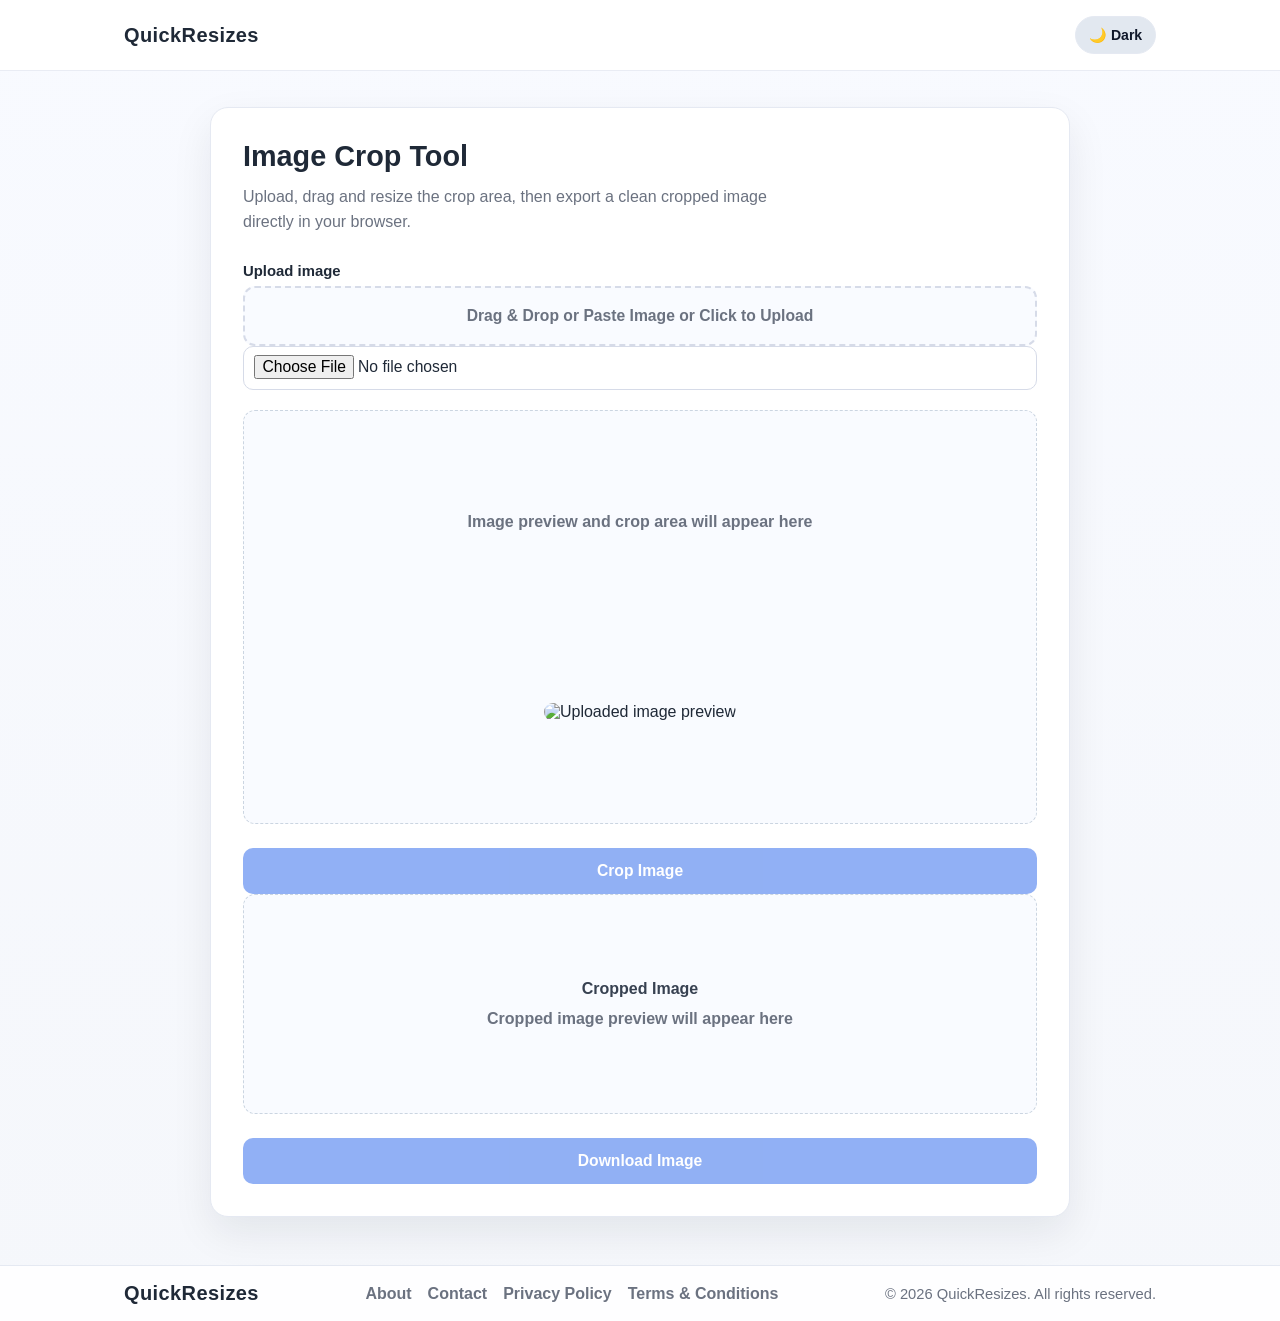
<file: tools/image-crop/index.html>
<!doctype html>
<html lang="en">
  <head>
    <meta charset="UTF-8" />
    <meta name="viewport" content="width=device-width, initial-scale=1.0" />
    <title>Image Crop Tool | QuickResizes</title>
    <style>
      :root {
        color-scheme: light;
        --bg: #f5f7fb;
        --bg-gradient-start: #f8faff;
        --surface: #ffffff;
        --surface-border: #e5e9f2;
        --text: #1f2937;
        --muted: #6b7280;
        --primary: #2563eb;
        --primary-hover: #1d4ed8;
        --shadow: 0 16px 40px rgba(15, 23, 42, 0.08);
        --header-border: rgba(229, 233, 242, 0.85);
        --header-bg: rgba(255, 255, 255, 0.92);
        --input-bg: #fff;
        --input-border: #d6dbe8;
        --preview-border: #cbd5e1;
        --preview-bg: #f9fbff;
        --preview-label: #374151;
        --details-border: #dbe5f5;
        --details-bg: #ffffff;
        --details-text: #334155;
        --details-key: #64748b;
        --toggle-bg: #e2e8f0;
        --toggle-text: #0f172a;
        --crop-mask: rgba(15, 23, 42, 0.42);
        --crop-border: #f8fafc;
        --radius: 18px;
        --space-2: clamp(1rem, 2vw, 1.25rem);
        --space-3: clamp(1.25rem, 2.8vw, 1.75rem);
      }

      :root[data-theme="dark"] {
        color-scheme: dark;
        --bg: #020617;
        --bg-gradient-start: #0b1220;
        --surface: #0f172a;
        --surface-border: #1e293b;
        --text: #e2e8f0;
        --muted: #94a3b8;
        --primary: #60a5fa;
        --primary-hover: #3b82f6;
        --shadow: 0 16px 40px rgba(2, 6, 23, 0.52);
        --header-border: rgba(30, 41, 59, 0.9);
        --header-bg: rgba(15, 23, 42, 0.92);
        --input-bg: #0b1220;
        --input-border: #334155;
        --preview-border: #334155;
        --preview-bg: #0b1220;
        --preview-label: #cbd5e1;
        --details-border: #334155;
        --details-bg: #0b1220;
        --details-text: #cbd5e1;
        --details-key: #94a3b8;
        --toggle-bg: #1e293b;
        --toggle-text: #e2e8f0;
        --crop-mask: rgba(2, 6, 23, 0.58);
        --crop-border: #dbeafe;
      }

      * {
        box-sizing: border-box;
      }

      body {
        margin: 0;
        font-family: "Inter", "Segoe UI", Roboto, Helvetica, Arial, sans-serif;
        color: var(--text);
        background: linear-gradient(180deg, var(--bg-gradient-start) 0%, var(--bg) 100%);
        min-height: 100vh;
      }

      .site-header {
        position: sticky;
        top: 0;
        z-index: 10;
        width: 100%;
        border-bottom: 1px solid var(--header-border);
        background: var(--header-bg);
        backdrop-filter: blur(8px);
      }

      .header-inner {
        max-width: 1080px;
        margin: 0 auto;
        width: min(100%, 1080px);
        padding: 1rem clamp(1rem, 2.5vw, 1.5rem);
        display: flex;
        align-items: center;
        justify-content: space-between;
        gap: 1rem;
      }

      .brand {
        font-size: 1.25rem;
        font-weight: 700;
        letter-spacing: 0.02em;
      }

      .theme-toggle {
        border: 1px solid var(--surface-border);
        background: var(--toggle-bg);
        color: var(--toggle-text);
        border-radius: 999px;
        min-height: 38px;
        padding: 0.35rem 0.8rem;
        font-size: 0.88rem;
        font-weight: 600;
        cursor: pointer;
      }

      main {
        display: grid;
        place-items: center;
        min-height: calc(100vh - 72px);
        width: 100%;
        padding: clamp(1rem, 3vw, 2.25rem) clamp(0.9rem, 3vw, 1.4rem) clamp(1.5rem, 4vw, 3rem);
      }

      .crop-card {
        width: min(100%, 860px);
        background: var(--surface);
        border: 1px solid var(--surface-border);
        border-radius: var(--radius);
        box-shadow: var(--shadow);
        padding: clamp(1.1rem, 3vw, 2rem);
      }

      .crop-card h1 {
        margin: 0 0 0.75rem;
        font-size: clamp(1.4rem, 2.5vw, 1.8rem);
      }

      .subtext {
        margin: 0 0 var(--space-3);
        color: var(--muted);
        font-size: clamp(0.92rem, 1.8vw, 1rem);
        line-height: 1.55;
        max-width: 65ch;
      }

      .form-grid,
      .preview-grid {
        display: grid;
        gap: var(--space-2);
      }

      label {
        display: block;
        margin-bottom: 0.45rem;
        font-size: clamp(0.88rem, 1.6vw, 0.93rem);
        font-weight: 600;
      }

      input[type="file"] {
        width: 100%;
        border: 1px solid var(--input-border);
        border-radius: 10px;
        background: var(--input-bg);
        color: var(--text);
        min-height: 44px;
        padding: 0.52rem 0.65rem;
        font-size: clamp(0.92rem, 1.8vw, 0.98rem);
      }

      .upload-drop-area {
        border: 2px dashed var(--input-border);
        border-radius: 12px;
        background: var(--preview-bg);
        padding: clamp(1rem, 2.5vw, 1.2rem);
        text-align: center;
        cursor: pointer;
        transition: border-color 0.18s ease, background-color 0.18s ease;
      }

      .upload-drop-area p {
        margin: 0;
        font-size: clamp(0.9rem, 1.8vw, 0.98rem);
        color: var(--muted);
        font-weight: 600;
      }

      .upload-drop-area.drag-active {
        border-color: var(--primary);
        background: rgba(37, 99, 235, 0.08);
      }

      input:focus-visible,
      button:focus-visible {
        outline: 3px solid rgba(37, 99, 235, 0.22);
        outline-offset: 1px;
      }

      .editor-shell {
        border: 1px dashed var(--preview-border);
        border-radius: 12px;
        background: var(--preview-bg);
        min-height: clamp(260px, 46vh, 460px);
        padding: clamp(0.8rem, 2vw, 1rem);
        display: grid;
        place-items: center;
        overflow: auto;
      }

      .placeholder {
        margin: 0;
        color: var(--muted);
        text-align: center;
        font-weight: 600;
      }

      .crop-stage {
        position: relative;
        display: inline-block;
        max-width: 100%;
        touch-action: none;
      }

      .crop-image {
        display: block;
        max-width: min(100%, 780px);
        max-height: 58vh;
        width: auto;
        height: auto;
        border-radius: 10px;
        user-select: none;
      }

      .crop-box {
        position: absolute;
        border: 2px solid var(--crop-border);
        box-shadow: 0 0 0 9999px var(--crop-mask), 0 8px 28px rgba(15, 23, 42, 0.32);
        cursor: move;
        min-width: 1px;
        min-height: 1px;
        display: none;
        touch-action: none;
        will-change: left, top, width, height;
      }

      .crop-box::before,
      .crop-box::after {
        content: "";
        position: absolute;
        inset: 33.333% 0 auto;
        border-top: 1px solid rgba(255, 255, 255, 0.72);
      }

      .crop-box::after {
        inset: 0 33.333% 0 auto;
        border-top: 0;
        border-left: 1px solid rgba(255, 255, 255, 0.72);
      }

      .crop-guide-vertical,
      .crop-guide-horizontal {
        pointer-events: none;
        position: absolute;
        opacity: 0.72;
      }

      .crop-guide-vertical {
        inset: 0 66.666% 0 auto;
        border-left: 1px solid rgba(255, 255, 255, 0.72);
      }

      .crop-guide-horizontal {
        inset: 66.666% 0 auto;
        border-top: 1px solid rgba(255, 255, 255, 0.72);
      }

      .crop-handle {
        position: absolute;
        width: 18px;
        height: 18px;
        border: 2px solid var(--primary);
        border-radius: 999px;
        background: #fff;
        box-shadow: 0 3px 10px rgba(15, 23, 42, 0.22);
      }

      .crop-handle[data-handle="nw"] {
        top: -10px;
        left: -10px;
        cursor: nwse-resize;
      }

      .crop-handle[data-handle="ne"] {
        top: -10px;
        right: -10px;
        cursor: nesw-resize;
      }

      .crop-handle[data-handle="sw"] {
        bottom: -10px;
        left: -10px;
        cursor: nesw-resize;
      }

      .crop-handle[data-handle="se"] {
        right: -10px;
        bottom: -10px;
        cursor: nwse-resize;
      }


      .dimension-controls {
        border: 1px solid var(--input-border);
        background: var(--input-bg);
        border-radius: 12px;
        padding: 0.9rem;
        display: grid;
        gap: 0.8rem;
      }

      .dimension-controls[hidden] {
        display: none;
      }

      .dimension-heading {
        margin: 0;
        color: var(--preview-label);
        font-weight: 700;
        font-size: 0.95rem;
      }

      .dimension-grid {
        display: grid;
        grid-template-columns: repeat(2, minmax(0, 1fr));
        gap: 0.8rem;
      }

      .dimension-input {
        width: 100%;
        border: 1px solid var(--input-border);
        border-radius: 10px;
        background: var(--input-bg);
        color: var(--text);
        min-height: 44px;
        padding: 0.6rem 0.7rem;
        font-size: clamp(0.92rem, 1.8vw, 0.98rem);
      }

      .dimension-hint {
        margin: 0;
        color: var(--muted);
        font-size: 0.86rem;
        line-height: 1.45;
      }

      .button-row {
        margin-top: 0.25rem;
        display: grid;
        grid-template-columns: repeat(2, minmax(0, 1fr));
        gap: 0.75rem;
      }

      .button-row.single-action {
        grid-template-columns: 1fr;
      }

      .crop-btn,
      .download-btn {
        border: 0;
        border-radius: 10px;
        background: var(--primary);
        color: #fff;
        font-weight: 600;
        font-size: clamp(0.92rem, 1.8vw, 0.98rem);
        padding: 0.8rem 1rem;
        min-height: 46px;
        width: 100%;
        cursor: pointer;
        transition: background-color 0.18s ease;
      }

      .crop-btn:hover,
      .download-btn:hover {
        background: var(--primary-hover);
      }

      .crop-btn:disabled,
      .download-btn:disabled {
        opacity: 0.5;
        cursor: not-allowed;
      }

      .result-area {
        border: 1px dashed var(--preview-border);
        border-radius: 12px;
        background: var(--preview-bg);
        min-height: 220px;
        padding: 1rem;
        display: grid;
        place-items: center;
      }

      .preview-content {
        width: 100%;
        display: grid;
        justify-items: center;
        gap: 0.75rem;
      }

      .preview-label {
        margin: 0;
        color: var(--preview-label);
        font-weight: 700;
      }

      .result-image {
        max-width: 100%;
        max-height: 320px;
        object-fit: contain;
        border-radius: 10px;
        border: 1px solid var(--preview-border);
      }

      .details-box {
        width: 100%;
        border: 1px solid var(--details-border);
        border-radius: 10px;
        background: var(--details-bg);
        padding: 0.8rem;
      }

      .details-list {
        list-style: none;
        padding: 0;
        margin: 0;
        display: grid;
        gap: 0.55rem;
      }

      .details-list li {
        display: flex;
        justify-content: space-between;
        gap: 0.75rem;
        color: var(--details-text);
        font-size: clamp(0.86rem, 1.6vw, 0.92rem);
      }

      .details-key {
        color: var(--details-key);
        font-weight: 600;
      }

      .site-footer {
        border-top: 1px solid var(--surface-border);
        background: var(--header-bg);
      }

      .footer-inner {
        max-width: 1080px;
        margin: 0 auto;
        width: min(100%, 1080px);
        padding: 1rem clamp(1rem, 2.5vw, 1.5rem);
        display: flex;
        justify-content: space-between;
        align-items: center;
        gap: 1rem;
        flex-wrap: wrap;
      }

      .footer-links {
        display: flex;
        gap: 1rem;
        flex-wrap: wrap;
      }

      .footer-links a {
        color: var(--muted);
        text-decoration: none;
        font-weight: 600;
      }

      .footer-links a:hover,
      .footer-links a:focus-visible {
        color: var(--primary);
      }

      .copyright {
        color: var(--muted);
        font-size: 0.92rem;
      }

      @media (max-width: 600px) {
        body {
          font-size: 15px;
        }

        main {
          padding-top: 1rem;
        }

        .crop-card {
          border-radius: 14px;
          box-shadow: 0 10px 24px rgba(15, 23, 42, 0.07);
        }

        .editor-shell {
          min-height: 240px;
        }

        .crop-image {
          max-height: 48vh;
        }

        .details-list li {
          flex-direction: column;
          gap: 0.15rem;
        }

        .dimension-grid,
        .button-row {
          grid-template-columns: 1fr;
        }

        .dimension-input {
          min-height: 48px;
        }
      }
    </style>
  </head>
  <body>
    <header class="site-header">
      <div class="header-inner">
        <div class="brand">QuickResizes</div>
        <button id="themeToggle" class="theme-toggle" type="button" aria-label="Toggle dark mode">
          🌙 Dark
        </button>
      </div>
    </header>

    <main>
      <section class="crop-card" aria-labelledby="crop-heading">
        <h1 id="crop-heading">Image Crop Tool</h1>
        <p class="subtext">Upload, drag and resize the crop area, then export a clean cropped image directly in your browser.</p>

        <form class="form-grid" action="#" method="post">
          <div>
            <label for="imageUpload">Upload image</label>
            <div class="upload-drop-area" id="uploadDropArea" tabindex="0" role="button" aria-label="Upload image">
              <p>Drag &amp; Drop or Paste Image or Click to Upload</p>
            </div>
            <input id="imageUpload" name="imageUpload" type="file" accept="image/*" />
          </div>

          <div class="editor-shell" aria-live="polite">
            <p class="placeholder editor-placeholder">Image preview and crop area will appear here</p>
            <div class="crop-stage" hidden>
              <img class="crop-image" alt="Uploaded image preview" draggable="false" />
              <div class="crop-box" aria-label="Resizable crop area" role="group">
                <span class="crop-guide-vertical"></span>
                <span class="crop-guide-horizontal"></span>
                <span class="crop-handle" data-handle="nw" aria-hidden="true"></span>
                <span class="crop-handle" data-handle="ne" aria-hidden="true"></span>
                <span class="crop-handle" data-handle="sw" aria-hidden="true"></span>
                <span class="crop-handle" data-handle="se" aria-hidden="true"></span>
              </div>
            </div>
          </div>

          <div class="dimension-controls" hidden>
            <p class="dimension-heading">Crop position and size</p>
            <div class="dimension-grid">
              <div>
                <label for="cropX">Position X (px)</label>
                <input id="cropX" class="dimension-input" type="number" inputmode="numeric" min="0" step="1" />
              </div>
              <div>
                <label for="cropY">Position Y (px)</label>
                <input id="cropY" class="dimension-input" type="number" inputmode="numeric" min="0" step="1" />
              </div>
              <div>
                <label for="cropWidth">Width (px)</label>
                <input id="cropWidth" class="dimension-input" type="number" inputmode="numeric" min="1" step="1" />
              </div>
              <div>
                <label for="cropHeight">Height (px)</label>
                <input id="cropHeight" class="dimension-input" type="number" inputmode="numeric" min="1" step="1" />
              </div>
            </div>
            <p class="dimension-hint">Drag on the image to move or draw a selection, resize with the corner handles, or type exact pixel values.</p>
          </div>

          <div class="button-row single-action">
            <button class="crop-btn" type="button" disabled>Crop Image</button>
          </div>
        </form>

        <div class="preview-grid" aria-live="polite">
          <div class="result-area">
            <div class="preview-content">
              <p class="preview-label">Cropped Image</p>
              <p class="placeholder result-placeholder">Cropped image preview will appear here</p>
              <img class="result-image" alt="Cropped image preview" hidden />
              <div class="details-box result-details" hidden>
                <ul class="details-list">
                  <li><span class="details-key">Crop Position</span><span class="detail-value result-position"></span></li>
                  <li><span class="details-key">Crop Size</span><span class="detail-value result-dimensions"></span></li>
                  <li><span class="details-key">File Size</span><span class="detail-value result-size"></span></li>
                </ul>
              </div>
            </div>
          </div>

          <div class="button-row single-action">
            <button class="download-btn" type="button" disabled>Download Image</button>
          </div>
        </div>
      </section>
    </main>

    <footer class="site-footer">
      <div class="footer-inner">
        <div class="brand">QuickResizes</div>
        <nav class="footer-links" aria-label="Footer navigation">
          <a href="../../pages/about.html">About</a>
          <a href="../../pages/contact.html">Contact</a>
          <a href="../../pages/privacy.html">Privacy Policy</a>
          <a href="../../pages/terms.html">Terms &amp; Conditions</a>
        </nav>
        <div class="copyright">&copy; <span id="year"></span> QuickResizes. All rights reserved.</div>
      </div>
    </footer>

    <script>
      const fileInput = document.getElementById("imageUpload");
      const uploadDropArea = document.getElementById("uploadDropArea");
      const cropStage = document.querySelector(".crop-stage");
      const cropImage = document.querySelector(".crop-image");
      const cropBox = document.querySelector(".crop-box");
      const cropButton = document.querySelector(".crop-btn");
      const downloadButton = document.querySelector(".download-btn");
      const dimensionControls = document.querySelector(".dimension-controls");
      const cropXInput = document.getElementById("cropX");
      const cropYInput = document.getElementById("cropY");
      const cropWidthInput = document.getElementById("cropWidth");
      const cropHeightInput = document.getElementById("cropHeight");
      const cropInputs = [cropXInput, cropYInput, cropWidthInput, cropHeightInput];
      const editorPlaceholder = document.querySelector(".editor-placeholder");
      const resultPlaceholder = document.querySelector(".result-placeholder");
      const resultImage = document.querySelector(".result-image");
      const resultDetails = document.querySelector(".result-details");
      const resultPosition = document.querySelector(".result-position");
      const resultDimensions = document.querySelector(".result-dimensions");
      const resultSize = document.querySelector(".result-size");
      const root = document.documentElement;
      const themeToggle = document.getElementById("themeToggle");
      const themeStorageKey = "quickresizes-theme";
      document.getElementById("year").textContent = new Date().getFullYear();

      let currentFileUrl = "";
      let croppedImageUrl = "";
      let currentFile = null;
      let cropMimeType = "image/png";
      let imageMeta = null;
      let cropRect = { x: 0, y: 0, width: 0, height: 0 };
      let activeAction = null;
      let renderFrame = 0;

      function applyTheme(theme) {
        root.setAttribute("data-theme", theme);
        const isDark = theme === "dark";
        themeToggle.textContent = isDark ? "☀️ Light" : "🌙 Dark";
        themeToggle.setAttribute("aria-label", isDark ? "Switch to light mode" : "Switch to dark mode");
      }

      applyTheme(localStorage.getItem(themeStorageKey) === "dark" ? "dark" : "light");

      themeToggle.addEventListener("click", () => {
        const nextTheme = root.getAttribute("data-theme") === "dark" ? "light" : "dark";
        applyTheme(nextTheme);
        localStorage.setItem(themeStorageKey, nextTheme);
      });

      function formatFileSize(bytes) {
        if (!Number.isFinite(bytes) || bytes <= 0) {
          return "0 KB";
        }

        if (bytes >= 1024 * 1024) {
          return `${(bytes / (1024 * 1024)).toFixed(2)} MB`;
        }

        return `${(bytes / 1024).toFixed(2)} KB`;
      }

      function clearResult() {
        if (croppedImageUrl) {
          URL.revokeObjectURL(croppedImageUrl);
          croppedImageUrl = "";
        }

        resultImage.hidden = true;
        resultImage.removeAttribute("src");
        resultPlaceholder.hidden = false;
        resultDetails.hidden = true;
        resultPosition.textContent = "";
        resultDimensions.textContent = "";
        resultSize.textContent = "";
        downloadButton.disabled = true;
      }

      function resetEditor() {
        currentFile = null;
        imageMeta = null;
        cropStage.hidden = true;
        cropImage.removeAttribute("src");
        cropBox.style.display = "none";
        dimensionControls.hidden = true;
        cropInputs.forEach((input) => {
          input.value = "";
        });
        editorPlaceholder.hidden = false;
        cropButton.disabled = true;
        clearResult();
      }

      function getStageSize() {
        return {
          width: cropImage.clientWidth,
          height: cropImage.clientHeight,
        };
      }

      function clamp(value, min, max) {
        return Math.min(Math.max(value, min), max);
      }

      function updateDimensionControls(force = false) {
        if (!imageMeta || cropStage.hidden) {
          return;
        }

        const cropPixels = getCropPixels();
        const nextValues = new Map([
          [cropXInput, cropPixels.x],
          [cropYInput, cropPixels.y],
          [cropWidthInput, cropPixels.width],
          [cropHeightInput, cropPixels.height],
        ]);

        nextValues.forEach((value, input) => {
          if (force || document.activeElement !== input) {
            input.value = value;
          }
        });
      }

      function applyCropRect(nextRect) {
        cropRect = nextRect;
        constrainCropRect();
        renderCropBox();
      }

      function renderCropBox() {
        if (renderFrame) {
          cancelAnimationFrame(renderFrame);
        }

        renderFrame = requestAnimationFrame(() => {
          cropBox.style.left = `${cropRect.x}px`;
          cropBox.style.top = `${cropRect.y}px`;
          cropBox.style.width = `${cropRect.width}px`;
          cropBox.style.height = `${cropRect.height}px`;
          cropBox.style.display = "block";
          updateDimensionControls();
          renderFrame = 0;
        });
      }

      function setInitialCropBox() {
        const stage = getStageSize();
        const width = Math.max(40, stage.width * 0.72);
        const height = Math.max(40, stage.height * 0.72);

        cropRect = {
          x: (stage.width - width) / 2,
          y: (stage.height - height) / 2,
          width,
          height,
        };

        renderCropBox();
      }

      function updateCropForResize(previousStage) {
        if (!previousStage?.width || !previousStage?.height) {
          setInitialCropBox();
          return;
        }

        const stage = getStageSize();
        cropRect = {
          x: (cropRect.x / previousStage.width) * stage.width,
          y: (cropRect.y / previousStage.height) * stage.height,
          width: (cropRect.width / previousStage.width) * stage.width,
          height: (cropRect.height / previousStage.height) * stage.height,
        };
        constrainCropRect();
        renderCropBox();
      }

      function constrainCropRect() {
        const stage = getStageSize();
        const minSize = Math.min(1, stage.width, stage.height);
        cropRect.width = clamp(cropRect.width, minSize, stage.width);
        cropRect.height = clamp(cropRect.height, minSize, stage.height);
        cropRect.x = clamp(cropRect.x, 0, stage.width - cropRect.width);
        cropRect.y = clamp(cropRect.y, 0, stage.height - cropRect.height);
      }

      function processFile(file) {
        if (currentFileUrl) {
          URL.revokeObjectURL(currentFileUrl);
          currentFileUrl = "";
        }

        if (!file || !file.type.startsWith("image/")) {
          resetEditor();
          return;
        }

        currentFile = file;
        currentFileUrl = URL.createObjectURL(file);
        clearResult();
        cropImage.src = currentFileUrl;
        cropStage.hidden = false;
        editorPlaceholder.hidden = true;

        cropImage.onload = () => {
          imageMeta = {
            width: cropImage.naturalWidth,
            height: cropImage.naturalHeight,
          };
          cropMimeType = ["image/jpeg", "image/png", "image/webp"].includes(file.type) ? file.type : "image/png";
          setInitialCropBox();
          cropButton.disabled = false;
          dimensionControls.hidden = false;
        };
      }

      function getCropPixels() {
        const stage = getStageSize();
        const scaleX = imageMeta.width / stage.width;
        const scaleY = imageMeta.height / stage.height;

        const x = clamp(Math.round(cropRect.x * scaleX), 0, imageMeta.width - 1);
        const y = clamp(Math.round(cropRect.y * scaleY), 0, imageMeta.height - 1);

        return {
          x,
          y,
          width: clamp(Math.round(cropRect.width * scaleX), 1, imageMeta.width - x),
          height: clamp(Math.round(cropRect.height * scaleY), 1, imageMeta.height - y),
        };
      }

      function getPointerPoint(event) {
        const bounds = cropImage.getBoundingClientRect();
        return {
          x: clamp(event.clientX - bounds.left, 0, bounds.width),
          y: clamp(event.clientY - bounds.top, 0, bounds.height),
        };
      }

      function startSelection(event) {
        if (!imageMeta || event.target.closest(".crop-box")) {
          return;
        }

        event.preventDefault();
        const point = getPointerPoint(event);
        activeAction = {
          handle: "draw",
          pointerId: event.pointerId,
          origin: point,
          captureElement: cropStage,
        };
        cropStage.setPointerCapture(event.pointerId);
        applyCropRect({ x: point.x, y: point.y, width: 1, height: 1 });
        clearResult();
      }

      function startInteraction(event) {
        if (!imageMeta) {
          return;
        }

        event.preventDefault();
        event.stopPropagation();
        const handle = event.target.dataset.handle || "move";
        activeAction = {
          handle,
          pointerId: event.pointerId,
          startX: event.clientX,
          startY: event.clientY,
          startRect: { ...cropRect },
          captureElement: cropBox,
        };
        cropBox.setPointerCapture(event.pointerId);
      }

      function moveInteraction(event) {
        if (!activeAction || event.pointerId !== activeAction.pointerId) {
          return;
        }

        const stage = getStageSize();
        const minSize = Math.min(40, stage.width, stage.height);

        if (activeAction.handle === "draw") {
          const point = getPointerPoint(event);
          const x = Math.min(activeAction.origin.x, point.x);
          const y = Math.min(activeAction.origin.y, point.y);
          const width = Math.max(minSize, Math.abs(point.x - activeAction.origin.x));
          const height = Math.max(minSize, Math.abs(point.y - activeAction.origin.y));
          applyCropRect({ x, y, width, height });
          clearResult();
          return;
        }

        const dx = event.clientX - activeAction.startX;
        const dy = event.clientY - activeAction.startY;
        const next = { ...activeAction.startRect };

        if (activeAction.handle === "move") {
          next.x = activeAction.startRect.x + dx;
          next.y = activeAction.startRect.y + dy;
        } else {
          if (activeAction.handle.includes("e")) {
            next.width = activeAction.startRect.width + dx;
          }
          if (activeAction.handle.includes("s")) {
            next.height = activeAction.startRect.height + dy;
          }
          if (activeAction.handle.includes("w")) {
            next.x = activeAction.startRect.x + dx;
            next.width = activeAction.startRect.width - dx;
          }
          if (activeAction.handle.includes("n")) {
            next.y = activeAction.startRect.y + dy;
            next.height = activeAction.startRect.height - dy;
          }
        }

        if (next.width < minSize) {
          if (activeAction.handle.includes("w")) {
            next.x -= minSize - next.width;
          }
          next.width = minSize;
        }

        if (next.height < minSize) {
          if (activeAction.handle.includes("n")) {
            next.y -= minSize - next.height;
          }
          next.height = minSize;
        }

        if (next.x < 0) {
          if (activeAction.handle.includes("w")) {
            next.width += next.x;
          }
          next.x = 0;
        }

        if (next.y < 0) {
          if (activeAction.handle.includes("n")) {
            next.height += next.y;
          }
          next.y = 0;
        }

        if (next.x + next.width > stage.width) {
          if (activeAction.handle === "move") {
            next.x = stage.width - next.width;
          } else {
            next.width = stage.width - next.x;
          }
        }

        if (next.y + next.height > stage.height) {
          if (activeAction.handle === "move") {
            next.y = stage.height - next.height;
          } else {
            next.height = stage.height - next.y;
          }
        }

        applyCropRect(next);
        clearResult();
      }

      function endInteraction(event) {
        if (!activeAction || event.pointerId !== activeAction.pointerId) {
          return;
        }

        if (activeAction.captureElement?.hasPointerCapture(event.pointerId)) {
          activeAction.captureElement.releasePointerCapture(event.pointerId);
        }
        activeAction = null;
        updateDimensionControls();
      }

      fileInput.addEventListener("change", (event) => {
        const [file] = event.target.files;
        processFile(file);
      });

      uploadDropArea.addEventListener("click", () => {
        fileInput.click();
      });

      uploadDropArea.addEventListener("keydown", (event) => {
        if (event.key === "Enter" || event.key === " ") {
          event.preventDefault();
          fileInput.click();
        }
      });

      ["dragenter", "dragover"].forEach((eventName) => {
        uploadDropArea.addEventListener(eventName, (event) => {
          event.preventDefault();
          uploadDropArea.classList.add("drag-active");
        });
      });

      ["dragleave", "dragend"].forEach((eventName) => {
        uploadDropArea.addEventListener(eventName, () => {
          uploadDropArea.classList.remove("drag-active");
        });
      });

      uploadDropArea.addEventListener("drop", (event) => {
        event.preventDefault();
        uploadDropArea.classList.remove("drag-active");
        const [file] = event.dataTransfer?.files || [];
        if (!file) {
          return;
        }
        const transfer = new DataTransfer();
        transfer.items.add(file);
        fileInput.files = transfer.files;
        processFile(file);
      });

      document.addEventListener("paste", (event) => {
        const items = event.clipboardData?.items || [];
        for (const item of items) {
          if (item.type.startsWith("image/")) {
            const file = item.getAsFile();
            if (!file) {
              continue;
            }
            const transfer = new DataTransfer();
            transfer.items.add(file);
            fileInput.files = transfer.files;
            processFile(file);
            break;
          }
        }
      });

      cropStage.addEventListener("pointerdown", startSelection);
      cropStage.addEventListener("pointermove", moveInteraction);
      cropStage.addEventListener("pointerup", endInteraction);
      cropStage.addEventListener("pointercancel", endInteraction);
      cropBox.addEventListener("pointerdown", startInteraction);

      function readIntegerInput(input) {
        const value = Number.parseInt(input.value, 10);
        return Number.isFinite(value) ? value : null;
      }

      function applyDimensionInputs() {
        if (!imageMeta) {
          return;
        }

        const currentPixels = getCropPixels();
        const xInput = readIntegerInput(cropXInput);
        const yInput = readIntegerInput(cropYInput);
        const widthInput = readIntegerInput(cropWidthInput);
        const heightInput = readIntegerInput(cropHeightInput);

        const pixelRect = {
          x: xInput ?? currentPixels.x,
          y: yInput ?? currentPixels.y,
          width: widthInput ?? currentPixels.width,
          height: heightInput ?? currentPixels.height,
        };

        pixelRect.x = clamp(pixelRect.x, 0, imageMeta.width - 1);
        pixelRect.y = clamp(pixelRect.y, 0, imageMeta.height - 1);
        pixelRect.width = clamp(pixelRect.width, 1, imageMeta.width - pixelRect.x);
        pixelRect.height = clamp(pixelRect.height, 1, imageMeta.height - pixelRect.y);

        const stage = getStageSize();
        const scaleX = stage.width / imageMeta.width;
        const scaleY = stage.height / imageMeta.height;

        applyCropRect({
          x: pixelRect.x * scaleX,
          y: pixelRect.y * scaleY,
          width: pixelRect.width * scaleX,
          height: pixelRect.height * scaleY,
        });
        clearResult();
      }

      cropInputs.forEach((input) => {
        input.addEventListener("input", applyDimensionInputs);
        input.addEventListener("change", applyDimensionInputs);
        input.addEventListener("blur", updateDimensionControls);
      });

      cropButton.addEventListener("click", () => {
        if (!currentFile || !imageMeta) {
          return;
        }

        applyDimensionInputs();
        updateDimensionControls(true);

        const cropPixels = getCropPixels();
        const canvas = document.createElement("canvas");
        canvas.width = cropPixels.width;
        canvas.height = cropPixels.height;

        const context = canvas.getContext("2d");
        context.drawImage(
          cropImage,
          cropPixels.x,
          cropPixels.y,
          cropPixels.width,
          cropPixels.height,
          0,
          0,
          cropPixels.width,
          cropPixels.height
        );

        canvas.toBlob((blob) => {
          if (!blob) {
            return;
          }

          if (croppedImageUrl) {
            URL.revokeObjectURL(croppedImageUrl);
          }

          croppedImageUrl = URL.createObjectURL(blob);
          resultImage.src = croppedImageUrl;
          resultImage.hidden = false;
          resultPlaceholder.hidden = true;
          resultPosition.textContent = `X ${cropPixels.x}px, Y ${cropPixels.y}px`;
          resultDimensions.textContent = `${cropPixels.width} × ${cropPixels.height} px`;
          resultSize.textContent = formatFileSize(blob.size);
          resultDetails.hidden = false;
          downloadButton.disabled = false;
        }, cropMimeType, 0.92);
      });

      downloadButton.addEventListener("click", () => {
        if (!croppedImageUrl) {
          return;
        }

        const link = document.createElement("a");
        const originalName = currentFile?.name ? currentFile.name.replace(/\.[^/.]+$/, "") : "cropped-image";
        const extension = cropMimeType === "image/jpeg" ? "jpg" : cropMimeType === "image/webp" ? "webp" : "png";

        link.href = croppedImageUrl;
        link.download = `${originalName}-cropped.${extension}`;
        document.body.appendChild(link);
        link.click();
        document.body.removeChild(link);
      });

      window.addEventListener("resize", () => {
        if (!imageMeta || cropStage.hidden) {
          return;
        }

        const previousStage = {
          width: Number.parseFloat(cropBox.dataset.stageWidth) || getStageSize().width,
          height: Number.parseFloat(cropBox.dataset.stageHeight) || getStageSize().height,
        };

        window.requestAnimationFrame(() => {
          updateCropForResize(previousStage);
          const stage = getStageSize();
          cropBox.dataset.stageWidth = stage.width;
          cropBox.dataset.stageHeight = stage.height;
        });
      });

      cropImage.addEventListener("load", () => {
        const stage = getStageSize();
        cropBox.dataset.stageWidth = stage.width;
        cropBox.dataset.stageHeight = stage.height;
      });
    </script>
  </body>
</html>
</file>
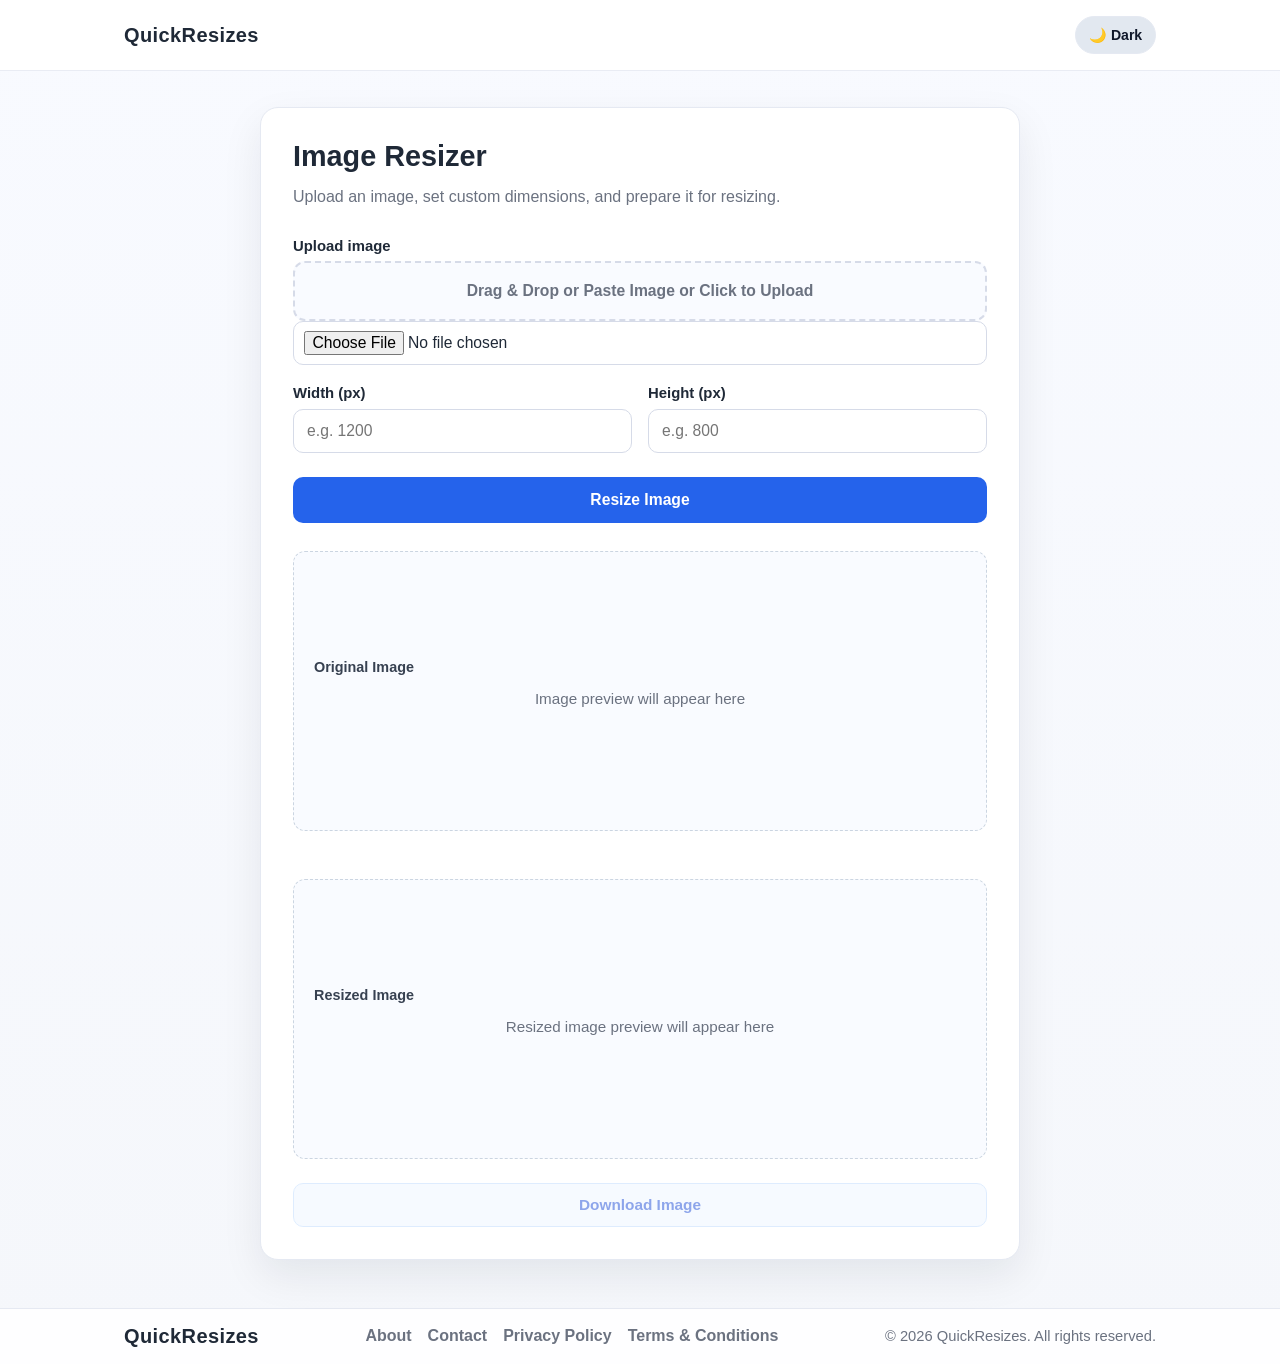
<file: tools/image-resizer/index.html>
<!doctype html>
<html lang="en">
  <head>
    <meta charset="UTF-8" />
    <meta name="viewport" content="width=device-width, initial-scale=1.0" />
    <title>Image Resizer | QuickResizes</title>
    <style>
      :root {
        color-scheme: light;
        --bg: #f5f7fb;
        --bg-gradient-start: #f8faff;
        --surface: #ffffff;
        --surface-border: #e5e9f2;
        --text: #1f2937;
        --muted: #6b7280;
        --primary: #2563eb;
        --primary-hover: #1d4ed8;
        --shadow: 0 16px 40px rgba(15, 23, 42, 0.08);
        --header-border: rgba(229, 233, 242, 0.85);
        --header-bg: rgba(255, 255, 255, 0.92);
        --input-bg: #fff;
        --input-border: #d6dbe8;
        --preview-border: #cbd5e1;
        --preview-bg: #f9fbff;
        --preview-label: #374151;
        --details-border: #dbe5f5;
        --details-bg: #ffffff;
        --details-text: #334155;
        --details-key: #64748b;
        --secondary-btn-border: #bfdbfe;
        --secondary-btn-bg: #eff6ff;
        --secondary-btn-text: #1d4ed8;
        --toggle-bg: #e2e8f0;
        --toggle-text: #0f172a;
        --radius: 18px;
        --space-2: clamp(1rem, 2vw, 1.25rem);
        --space-3: clamp(1.25rem, 2.8vw, 1.75rem);
      }

      :root[data-theme="dark"] {
        color-scheme: dark;
        --bg: #020617;
        --bg-gradient-start: #0b1220;
        --surface: #0f172a;
        --surface-border: #1e293b;
        --text: #e2e8f0;
        --muted: #94a3b8;
        --primary: #60a5fa;
        --primary-hover: #3b82f6;
        --shadow: 0 16px 40px rgba(2, 6, 23, 0.52);
        --header-border: rgba(30, 41, 59, 0.9);
        --header-bg: rgba(15, 23, 42, 0.92);
        --input-bg: #0b1220;
        --input-border: #334155;
        --preview-border: #334155;
        --preview-bg: #0b1220;
        --preview-label: #cbd5e1;
        --details-border: #334155;
        --details-bg: #0b1220;
        --details-text: #cbd5e1;
        --details-key: #94a3b8;
        --secondary-btn-border: #334155;
        --secondary-btn-bg: #1e293b;
        --secondary-btn-text: #bfdbfe;
        --toggle-bg: #1e293b;
        --toggle-text: #e2e8f0;
      }

      * {
        box-sizing: border-box;
      }

      body {
        margin: 0;
        font-family: "Inter", "Segoe UI", Roboto, Helvetica, Arial, sans-serif;
        color: var(--text);
        background: linear-gradient(180deg, var(--bg-gradient-start) 0%, var(--bg) 100%);
        min-height: 100vh;
      }

      .site-header {
        position: sticky;
        top: 0;
        z-index: 10;
        width: 100%;
        border-bottom: 1px solid var(--header-border);
        background: var(--header-bg);
        backdrop-filter: blur(8px);
      }

      .header-inner {
        max-width: 1080px;
        margin: 0 auto;
        width: min(100%, 1080px);
        padding: 1rem clamp(1rem, 2.5vw, 1.5rem);
        display: flex;
        align-items: center;
        justify-content: space-between;
        gap: 1rem;
      }

      .brand {
        font-size: 1.25rem;
        font-weight: 700;
        letter-spacing: 0.02em;
      }

      .theme-toggle {
        border: 1px solid var(--surface-border);
        background: var(--toggle-bg);
        color: var(--toggle-text);
        border-radius: 999px;
        min-height: 38px;
        padding: 0.35rem 0.8rem;
        font-size: 0.88rem;
        font-weight: 600;
        cursor: pointer;
      }

      main {
        display: grid;
        place-items: center;
        min-height: calc(100vh - 72px);
        width: 100%;
        padding: clamp(1rem, 3vw, 2.25rem) clamp(0.9rem, 3vw, 1.4rem) clamp(1.5rem, 4vw, 3rem);
      }

      .resizer-card {
        width: min(100%, 760px);
        background: var(--surface);
        border: 1px solid var(--surface-border);
        border-radius: var(--radius);
        box-shadow: var(--shadow);
        padding: clamp(1.1rem, 3vw, 2rem);
      }

      .resizer-card h1 {
        margin: 0 0 0.75rem;
        font-size: clamp(1.4rem, 2.5vw, 1.8rem);
      }

      .subtext {
        margin: 0 0 var(--space-3);
        color: var(--muted);
        font-size: clamp(0.92rem, 1.8vw, 1rem);
        line-height: 1.55;
        max-width: 62ch;
      }

      .form-grid {
        display: grid;
        gap: var(--space-2);
      }

      .dimensions {
        display: grid;
        gap: 1rem;
        grid-template-columns: repeat(2, minmax(0, 1fr));
      }

      label {
        display: block;
        margin-bottom: 0.45rem;
        font-size: clamp(0.88rem, 1.6vw, 0.93rem);
        font-weight: 600;
      }

      input[type="file"],
      input[type="number"] {
        width: 100%;
        border: 1px solid var(--input-border);
        border-radius: 10px;
        background: var(--input-bg);
        color: var(--text);
        min-height: 44px;
        padding: 0.72rem 0.82rem;
        font-size: clamp(0.92rem, 1.8vw, 0.98rem);
      }

      input[type="file"] {
        padding: 0.52rem 0.65rem;
      }

      .upload-drop-area {
        border: 2px dashed var(--input-border);
        border-radius: 12px;
        background: var(--preview-bg);
        padding: clamp(1rem, 2.5vw, 1.2rem);
        text-align: center;
        cursor: pointer;
        transition: border-color 0.18s ease, background-color 0.18s ease;
      }

      .upload-drop-area p {
        margin: 0;
        font-size: clamp(0.9rem, 1.8vw, 0.98rem);
        color: var(--muted);
        font-weight: 600;
      }

      .upload-drop-area.drag-active {
        border-color: var(--primary);
        background: rgba(37, 99, 235, 0.08);
      }

      input:focus-visible,
      button:focus-visible {
        outline: 3px solid rgba(37, 99, 235, 0.22);
        outline-offset: 1px;
      }

      .button-row {
        margin-top: 0.25rem;
      }

      .resize-btn {
        border: 0;
        border-radius: 10px;
        background: var(--primary);
        color: #fff;
        font-weight: 600;
        font-size: clamp(0.92rem, 1.8vw, 0.98rem);
        padding: 0.8rem 1rem;
        min-height: 46px;
        width: 100%;
        cursor: pointer;
        transition: background-color 0.18s ease;
      }

      .resize-btn:hover {
        background: var(--primary-hover);
      }

      .preview-area {
        margin-top: var(--space-3);
        border: 1px dashed var(--preview-border);
        border-radius: 12px;
        background: var(--preview-bg);
        min-height: clamp(190px, 36vh, 280px);
        display: grid;
        place-items: center;
        padding: var(--space-2);
        overflow: hidden;
      }

      .preview-content {
        width: 100%;
      }

      .preview-placeholder {
        text-align: center;
        color: var(--muted);
        font-size: 0.95rem;
      }

      .preview-image {
        max-width: 100%;
        max-height: min(360px, 50vh);
        object-fit: contain;
        border-radius: 8px;
      }

      .preview-image.clickable {
        cursor: zoom-in;
      }

      .preview-grid {
        display: grid;
        gap: var(--space-2);
      }

      .preview-label {
        margin: 0 0 0.6rem;
        font-size: 0.9rem;
        font-weight: 600;
        color: var(--preview-label);
      }

      .details-box {
        margin-top: 0.7rem;
        border: 1px solid var(--details-border);
        border-radius: 10px;
        background: var(--details-bg);
        padding: 0.7rem 0.8rem;
        font-size: 0.87rem;
      }

      .details-box[hidden] {
        display: none;
      }

      .details-list {
        margin: 0;
        padding: 0;
        list-style: none;
        display: grid;
        gap: 0.38rem;
      }

      .details-list li {
        color: var(--details-text);
        display: flex;
        justify-content: space-between;
        gap: 0.5rem;
      }

      .details-key {
        color: var(--details-key);
      }

      .download-btn {
        border: 1px solid var(--secondary-btn-border);
        border-radius: 10px;
        background: var(--secondary-btn-bg);
        color: var(--secondary-btn-text);
        font-weight: 600;
        font-size: clamp(0.9rem, 1.8vw, 0.96rem);
        padding: 0.72rem 1rem;
        min-height: 44px;
        width: 100%;
        cursor: pointer;
      }

      .download-btn:disabled {
        opacity: 0.5;
        cursor: not-allowed;
      }

      .modal-overlay {
        position: fixed;
        inset: 0;
        background: rgba(15, 23, 42, 0.8);
        display: none;
        align-items: center;
        justify-content: center;
        padding: 1rem;
        z-index: 50;
      }

      .modal-overlay.show {
        display: flex;
      }

      .modal-content {
        width: min(95vw, 1000px);
        max-height: 95vh;
        background: #0f172a;
        border-radius: 12px;
        padding: 0.75rem;
        position: relative;
      }

      .modal-close {
        position: absolute;
        top: 0.45rem;
        right: 0.45rem;
        border: 0;
        border-radius: 8px;
        background: rgba(255, 255, 255, 0.95);
        color: #0f172a;
        font-weight: 700;
        min-height: 36px;
        min-width: 36px;
        cursor: pointer;
      }

      .modal-image {
        width: 100%;
        max-height: calc(95vh - 1.5rem);
        object-fit: contain;
        border-radius: 8px;
      }


      .site-footer {
        border-top: 1px solid var(--surface-border);
        background: var(--header-bg);
      }

      .footer-inner {
        max-width: 1080px;
        margin: 0 auto;
        width: min(100%, 1080px);
        padding: 1rem clamp(1rem, 2.5vw, 1.5rem);
        display: flex;
        justify-content: space-between;
        align-items: center;
        gap: 1rem;
        flex-wrap: wrap;
      }

      .footer-links {
        display: flex;
        gap: 1rem;
        flex-wrap: wrap;
      }

      .footer-links a {
        color: var(--muted);
        text-decoration: none;
        font-weight: 600;
      }

      .footer-links a:hover,
      .footer-links a:focus-visible {
        color: var(--primary);
      }

      .copyright {
        color: var(--muted);
        font-size: 0.92rem;
      }

      @media (max-width: 600px) {
        body {
          font-size: 15px;
        }

        .dimensions {
          grid-template-columns: 1fr;
        }

        main {
          padding-top: 1rem;
        }

        .resizer-card {
          border-radius: 14px;
          box-shadow: 0 10px 24px rgba(15, 23, 42, 0.07);
        }

        .preview-area {
          min-height: 180px;
        }

        .details-list li {
          flex-direction: column;
          gap: 0.15rem;
        }
      }
    </style>
  </head>
  <body>
    <header class="site-header">
      <div class="header-inner">
        <div class="brand">QuickResizes</div>
        <button id="themeToggle" class="theme-toggle" type="button" aria-label="Toggle dark mode">
          🌙 Dark
        </button>
      </div>
    </header>

    <main>
      <section class="resizer-card" aria-labelledby="resizer-heading">
        <h1 id="resizer-heading">Image Resizer</h1>
        <p class="subtext">Upload an image, set custom dimensions, and prepare it for resizing.</p>

        <form class="form-grid" action="#" method="post">
          <div>
            <label for="imageUpload">Upload image</label>
            <div class="upload-drop-area" id="uploadDropArea" tabindex="0" role="button" aria-label="Upload image">
              <p>Drag &amp; Drop or Paste Image or Click to Upload</p>
            </div>
            <input id="imageUpload" name="imageUpload" type="file" accept="image/*" />
          </div>

          <div class="dimensions">
            <div>
              <label for="width">Width (px)</label>
              <input id="width" name="width" type="number" min="1" placeholder="e.g. 1200" />
            </div>
            <div>
              <label for="height">Height (px)</label>
              <input id="height" name="height" type="number" min="1" placeholder="e.g. 800" />
            </div>
          </div>

          <div class="button-row">
            <button class="resize-btn" type="button">Resize Image</button>
          </div>
        </form>

        <div class="preview-grid" aria-live="polite">
          <div class="preview-area">
            <div class="preview-content">
              <p class="preview-label">Original Image</p>
              <p class="preview-placeholder">Image preview will appear here</p>
              <img class="preview-image original-preview" alt="Uploaded image preview" hidden />
              <div class="details-box original-details" hidden>
                <ul class="details-list">
                  <li><span class="details-key">File Name</span><span class="detail-value original-name"></span></li>
                  <li><span class="details-key">Dimensions</span><span class="detail-value original-dimensions"></span></li>
                  <li><span class="details-key">File Size</span><span class="detail-value original-size"></span></li>
                </ul>
              </div>
            </div>
          </div>

          <div class="preview-area">
            <div class="preview-content">
              <p class="preview-label">Resized Image</p>
              <p class="preview-placeholder resized-placeholder">Resized image preview will appear here</p>
              <img class="preview-image resized-preview" alt="Resized image preview" hidden />
              <div class="details-box resized-details" hidden>
                <ul class="details-list">
                  <li><span class="details-key">Dimensions</span><span class="detail-value resized-dimensions"></span></li>
                  <li><span class="details-key">File Size</span><span class="detail-value resized-size"></span></li>
                </ul>
              </div>
            </div>
          </div>

          <div class="button-row">
            <button class="download-btn" type="button" disabled>Download Image</button>
          </div>
        </div>
      </section>
    </main>


    <footer class="site-footer">
      <div class="footer-inner">
        <div class="brand">QuickResizes</div>
        <nav class="footer-links" aria-label="Footer navigation">
          <a href="../../pages/about.html">About</a>
          <a href="../../pages/contact.html">Contact</a>
          <a href="../../pages/privacy.html">Privacy Policy</a>
          <a href="../../pages/terms.html">Terms &amp; Conditions</a>
        </nav>
        <div class="copyright">&copy; <span id="year"></span> QuickResizes. All rights reserved.</div>
      </div>
    </footer>

    <div class="modal-overlay" role="dialog" aria-modal="true" aria-label="Image preview modal" hidden>
      <div class="modal-content">
        <button class="modal-close" type="button" aria-label="Close preview">×</button>
        <img class="modal-image" alt="Enlarged preview" />
      </div>
    </div>

    <script>
      const fileInput = document.getElementById("imageUpload");
      const uploadDropArea = document.getElementById("uploadDropArea");
      const widthInput = document.getElementById("width");
      const heightInput = document.getElementById("height");
      const resizeButton = document.querySelector(".resize-btn");
      const downloadButton = document.querySelector(".download-btn");
      const originalPreview = document.querySelector(".original-preview");
      const resizedPreview = document.querySelector(".resized-preview");
      const originalPlaceholder = document.querySelector(".preview-placeholder");
      const resizedPlaceholder = document.querySelector(".resized-placeholder");
      const originalDetails = document.querySelector(".original-details");
      const resizedDetails = document.querySelector(".resized-details");
      const originalName = document.querySelector(".original-name");
      const originalDimensions = document.querySelector(".original-dimensions");
      const originalSize = document.querySelector(".original-size");
      const resizedDimensions = document.querySelector(".resized-dimensions");
      const resizedSize = document.querySelector(".resized-size");
      const modalOverlay = document.querySelector(".modal-overlay");
      const modalImage = document.querySelector(".modal-image");
      const modalCloseButton = document.querySelector(".modal-close");
      const root = document.documentElement;
      const themeToggle = document.getElementById("themeToggle");
      const themeStorageKey = "quickresizes-theme";
      document.getElementById("year").textContent = new Date().getFullYear();

      let currentFileUrl = "";
      let resizedImageUrl = "";
      let resizedMimeType = "image/png";
      let originalMeta = null;

      function resetOriginalState() {
        originalMeta = null;
        originalPreview.hidden = true;
        originalPreview.removeAttribute("src");
        originalPreview.classList.remove("clickable");
        originalPlaceholder.hidden = false;
        hideOriginalDetails();
        clearResizedPreview();
        resizeButton.disabled = true;
      }

      function processFile(file) {
        if (currentFileUrl) {
          URL.revokeObjectURL(currentFileUrl);
          currentFileUrl = "";
        }

        if (!file || !file.type.startsWith("image/")) {
          resetOriginalState();
          return;
        }

        currentFileUrl = URL.createObjectURL(file);
        originalPreview.src = currentFileUrl;
        originalPreview.hidden = false;
        originalPreview.classList.add("clickable");
        originalPlaceholder.hidden = true;
        clearResizedPreview();

        const image = new Image();
        image.onload = () => {
          originalMeta = { width: image.naturalWidth, height: image.naturalHeight };
          widthInput.value = image.naturalWidth;
          heightInput.value = image.naturalHeight;
          showOriginalDetails(file, image.naturalWidth, image.naturalHeight);
          resizeButton.disabled = false;
          URL.revokeObjectURL(image.src);
        };

        image.src = URL.createObjectURL(file);
      }

      function applyTheme(theme) {
        root.setAttribute("data-theme", theme);
        const isDark = theme === "dark";
        themeToggle.textContent = isDark ? "☀️ Light" : "🌙 Dark";
        themeToggle.setAttribute("aria-label", isDark ? "Switch to light mode" : "Switch to dark mode");
      }

      applyTheme(localStorage.getItem(themeStorageKey) === "dark" ? "dark" : "light");

      themeToggle.addEventListener("click", () => {
        const nextTheme = root.getAttribute("data-theme") === "dark" ? "light" : "dark";
        applyTheme(nextTheme);
        localStorage.setItem(themeStorageKey, nextTheme);
      });

      function formatFileSize(bytes) {
        if (!Number.isFinite(bytes) || bytes <= 0) {
          return "0 KB";
        }

        if (bytes >= 1024 * 1024) {
          return `${(bytes / (1024 * 1024)).toFixed(2)} MB`;
        }

        return `${(bytes / 1024).toFixed(2)} KB`;
      }

      function showOriginalDetails(file, width, height) {
        originalName.textContent = file.name;
        originalDimensions.textContent = `${width} × ${height} px`;
        originalSize.textContent = formatFileSize(file.size);
        originalDetails.hidden = false;
      }

      function hideOriginalDetails() {
        originalDetails.hidden = true;
        originalName.textContent = "";
        originalDimensions.textContent = "";
        originalSize.textContent = "";
      }

      function showResizedDetails(width, height, sizeBytes) {
        resizedDimensions.textContent = `${width} × ${height} px`;
        resizedSize.textContent = formatFileSize(sizeBytes);
        resizedDetails.hidden = false;
      }

      function hideResizedDetails() {
        resizedDetails.hidden = true;
        resizedDimensions.textContent = "";
        resizedSize.textContent = "";
      }

      function clearResizedPreview() {
        if (resizedImageUrl) {
          URL.revokeObjectURL(resizedImageUrl);
          resizedImageUrl = "";
        }

        resizedPreview.hidden = true;
        resizedPreview.removeAttribute("src");
        resizedPreview.classList.remove("clickable");
        resizedPlaceholder.hidden = false;
        downloadButton.disabled = true;
        hideResizedDetails();
      }

      function openModal(imageSrc, imageAlt) {
        if (!imageSrc) {
          return;
        }

        modalImage.src = imageSrc;
        modalImage.alt = imageAlt;
        modalOverlay.hidden = false;
        modalOverlay.classList.add("show");
        modalCloseButton.focus();
      }

      function closeModal() {
        modalOverlay.hidden = true;
        modalOverlay.classList.remove("show");
        modalImage.removeAttribute("src");
      }

      function parseDimension(value, fallback) {
        const parsed = Number.parseInt(value, 10);
        return Number.isFinite(parsed) && parsed > 0 ? parsed : fallback;
      }

      fileInput.addEventListener("change", (event) => {
        const [file] = event.target.files;
        processFile(file);
      });

      uploadDropArea.addEventListener("click", () => {
        fileInput.click();
      });

      uploadDropArea.addEventListener("keydown", (event) => {
        if (event.key === "Enter" || event.key === " ") {
          event.preventDefault();
          fileInput.click();
        }
      });

      ["dragenter", "dragover"].forEach((eventName) => {
        uploadDropArea.addEventListener(eventName, (event) => {
          event.preventDefault();
          uploadDropArea.classList.add("drag-active");
        });
      });

      ["dragleave", "dragend"].forEach((eventName) => {
        uploadDropArea.addEventListener(eventName, () => {
          uploadDropArea.classList.remove("drag-active");
        });
      });

      uploadDropArea.addEventListener("drop", (event) => {
        event.preventDefault();
        uploadDropArea.classList.remove("drag-active");
        const [file] = event.dataTransfer?.files || [];
        if (!file) {
          return;
        }
        const transfer = new DataTransfer();
        transfer.items.add(file);
        fileInput.files = transfer.files;
        processFile(file);
      });

      document.addEventListener("paste", (event) => {
        const items = event.clipboardData?.items || [];
        for (const item of items) {
          if (item.type.startsWith("image/")) {
            const file = item.getAsFile();
            if (!file) {
              continue;
            }
            const transfer = new DataTransfer();
            transfer.items.add(file);
            fileInput.files = transfer.files;
            processFile(file);
            break;
          }
        }
      });

      resizeButton.addEventListener("click", () => {
        const [file] = fileInput.files;

        if (!file || !originalMeta) {
          return;
        }

        const width = parseDimension(widthInput.value, originalMeta.width);
        const height = parseDimension(heightInput.value, originalMeta.height);

        widthInput.value = width;
        heightInput.value = height;

        const image = new Image();
        const sourceUrl = URL.createObjectURL(file);

        image.onload = () => {
          const canvas = document.createElement("canvas");
          canvas.width = width;
          canvas.height = height;

          const context = canvas.getContext("2d");
          context.drawImage(image, 0, 0, width, height);

          resizedMimeType = file.type || "image/png";

          canvas.toBlob((blob) => {
            URL.revokeObjectURL(sourceUrl);

            if (!blob) {
              return;
            }

            if (resizedImageUrl) {
              URL.revokeObjectURL(resizedImageUrl);
            }

            resizedImageUrl = URL.createObjectURL(blob);
            resizedPreview.src = resizedImageUrl;
            resizedPreview.hidden = false;
            resizedPreview.classList.add("clickable");
            resizedPlaceholder.hidden = true;
            downloadButton.disabled = false;
            showResizedDetails(width, height, blob.size);
          }, resizedMimeType);
        };

        image.src = sourceUrl;
      });

      downloadButton.addEventListener("click", () => {
        if (!resizedImageUrl) {
          return;
        }

        const link = document.createElement("a");
        const [file] = fileInput.files;
        const originalNameValue = file?.name ? file.name.replace(/\.[^/.]+$/, "") : "resized-image";

        const extension = resizedMimeType === "image/jpeg" ? "jpg" : "png";

        link.href = resizedImageUrl;
        link.download = `${originalNameValue}-${widthInput.value || "custom"}x${heightInput.value || "custom"}.${extension}`;
        document.body.appendChild(link);
        link.click();
        document.body.removeChild(link);
      });

      originalPreview.addEventListener("click", () => {
        if (!originalPreview.hidden) {
          openModal(originalPreview.src, "Enlarged original image preview");
        }
      });

      resizedPreview.addEventListener("click", () => {
        if (!resizedPreview.hidden) {
          openModal(resizedPreview.src, "Enlarged resized image preview");
        }
      });

      modalCloseButton.addEventListener("click", closeModal);

      modalOverlay.addEventListener("click", (event) => {
        if (event.target === modalOverlay) {
          closeModal();
        }
      });

      document.addEventListener("keydown", (event) => {
        if (event.key === "Escape" && !modalOverlay.hidden) {
          closeModal();
        }
      });

      resizeButton.disabled = true;
    </script>
  </body>
</html>
</file>
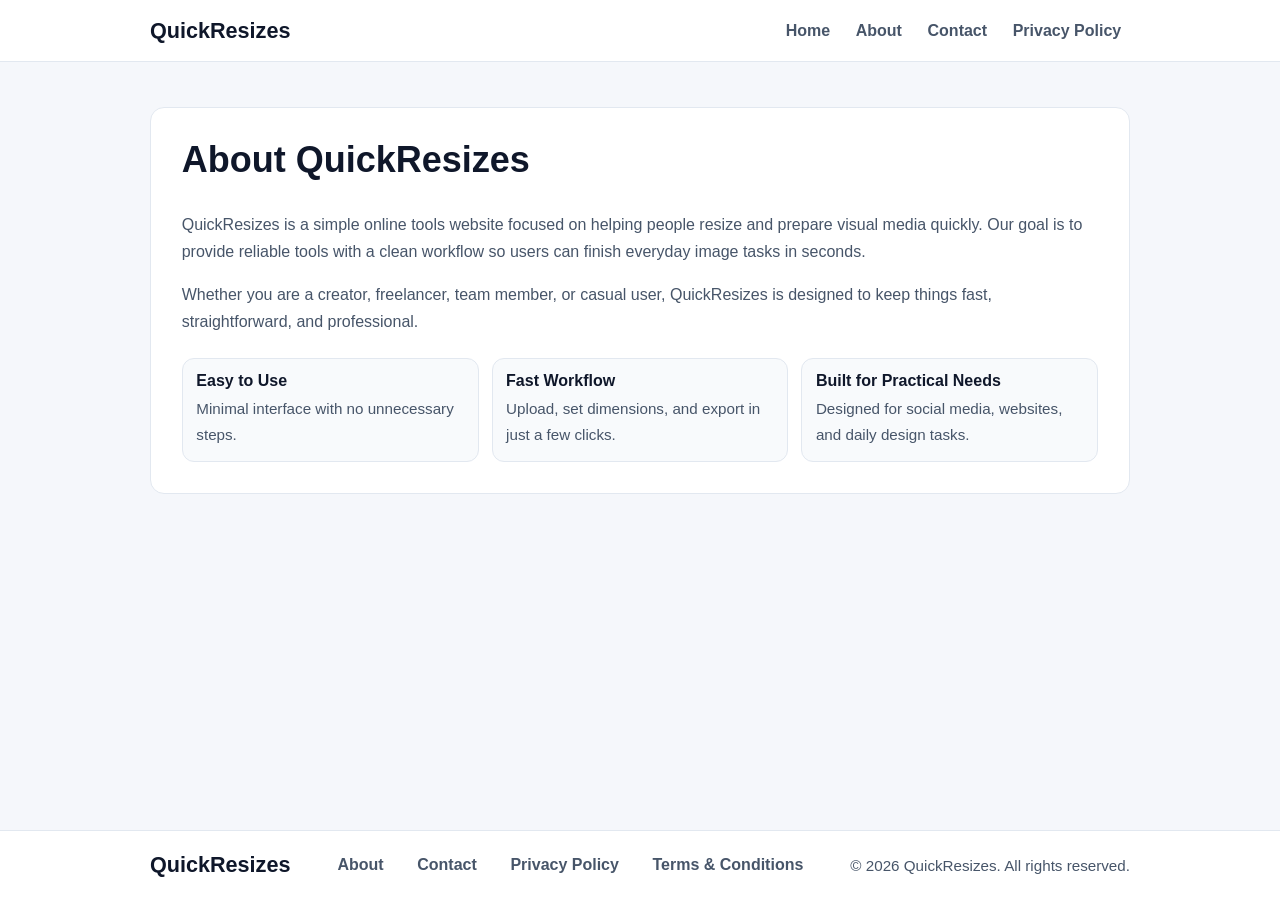
<file: pages/about.html>
<!doctype html>
<html lang="en">
  <head>
    <meta charset="UTF-8" />
    <meta name="viewport" content="width=device-width, initial-scale=1.0" />
    <title>About | QuickResizes</title>
    <style>
      :root {
        --bg: #f5f7fb;
        --surface: #ffffff;
        --text: #0f172a;
        --muted: #475569;
        --primary: #2563eb;
        --border: #e2e8f0;
      }
      * { box-sizing: border-box; }
      body {
        margin: 0;
        font-family: "Inter", "Segoe UI", Roboto, Helvetica, Arial, sans-serif;
        color: var(--text);
        background: var(--bg);
        min-height: 100vh;
        display: flex;
        flex-direction: column;
      }
      .container { width: min(980px, 92%); margin: 0 auto; }
      header {
        border-bottom: 1px solid var(--border);
        background: #fff;
      }
      .header-inner {
        display: flex;
        justify-content: space-between;
        align-items: center;
        padding: 1rem 0;
        gap: 1rem;
      }
      .brand { font-size: 1.35rem; font-weight: 800; }
      nav { display: flex; gap: 0.5rem; flex-wrap: wrap; }
      nav a {
        text-decoration: none;
        color: var(--muted);
        font-weight: 600;
        padding: 0.35rem 0.55rem;
        border-radius: 8px;
      }
      nav a:hover, nav a:focus-visible { color: var(--primary); background: #eff6ff; }
      main { flex: 1; padding: 2.8rem 0; }
      .card {
        background: var(--surface);
        border: 1px solid var(--border);
        border-radius: 14px;
        padding: clamp(1.2rem, 2.4vw, 2rem);
      }
      h1 { margin-top: 0; font-size: clamp(1.7rem, 3.2vw, 2.25rem); }
      p { color: var(--muted); line-height: 1.7; }
      .highlights {
        margin-top: 1.4rem;
        display: grid;
        gap: 0.8rem;
        grid-template-columns: repeat(auto-fit, minmax(220px, 1fr));
      }
      .highlight {
        border: 1px solid var(--border);
        border-radius: 12px;
        padding: 0.85rem;
        background: #f8fafc;
      }
      .highlight h2 { font-size: 1rem; margin: 0 0 0.35rem; }
      .highlight p { margin: 0; font-size: 0.95rem; }
      footer { border-top: 1px solid var(--border); padding: 1.25rem 0; background: #fff; }
      .footer-inner {
        display: flex;
        justify-content: space-between;
        align-items: center;
        gap: 1rem;
        flex-wrap: wrap;
      }
      .footer-links { display: flex; gap: 1rem; flex-wrap: wrap; }
      .footer-links a { color: var(--muted); text-decoration: none; font-weight: 600; }
      .footer-links a:hover, .footer-links a:focus-visible { color: var(--primary); }
      .copyright { color: var(--muted); font-size: 0.95rem; }
      @media (max-width: 700px) { .header-inner { flex-direction: column; align-items: flex-start; } }
    </style>
  </head>
  <body>
    <header>
      <div class="container header-inner">
        <div class="brand">QuickResizes</div>
        <nav aria-label="Main navigation">
          <a href="../index.html">Home</a>
          <a href="about.html">About</a>
          <a href="contact.html">Contact</a>
          <a href="privacy.html">Privacy Policy</a>
        </nav>
      </div>
    </header>

    <main class="container">
      <section class="card">
        <h1>About QuickResizes</h1>
        <p>
          QuickResizes is a simple online tools website focused on helping people resize and prepare visual media quickly.
          Our goal is to provide reliable tools with a clean workflow so users can finish everyday image tasks in seconds.
        </p>
        <p>
          Whether you are a creator, freelancer, team member, or casual user, QuickResizes is designed to keep things fast,
          straightforward, and professional.
        </p>

        <div class="highlights">
          <article class="highlight">
            <h2>Easy to Use</h2>
            <p>Minimal interface with no unnecessary steps.</p>
          </article>
          <article class="highlight">
            <h2>Fast Workflow</h2>
            <p>Upload, set dimensions, and export in just a few clicks.</p>
          </article>
          <article class="highlight">
            <h2>Built for Practical Needs</h2>
            <p>Designed for social media, websites, and daily design tasks.</p>
          </article>
        </div>
      </section>
    </main>

    <footer>
      <div class="container footer-inner">
        <div class="brand">QuickResizes</div>
        <nav class="footer-links" aria-label="Footer navigation">
          <a href="about.html">About</a>
          <a href="contact.html">Contact</a>
          <a href="privacy.html">Privacy Policy</a>
          <a href="terms.html">Terms &amp; Conditions</a>
        </nav>
        <div class="copyright">&copy; <span id="year"></span> QuickResizes. All rights reserved.</div>
      </div>
    </footer>

    <script>
      document.getElementById("year").textContent = new Date().getFullYear();
    </script>
  </body>
</html>
</file>
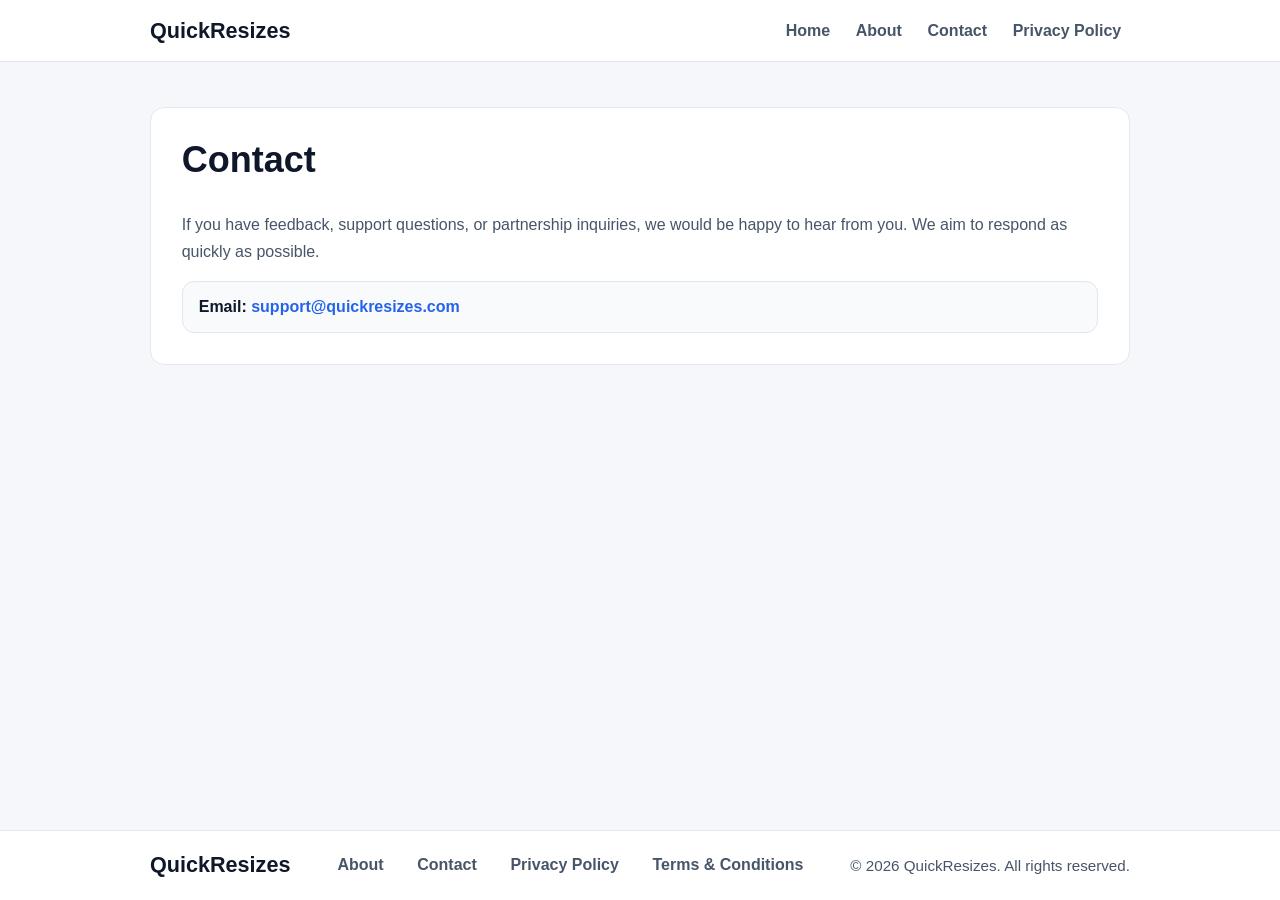
<file: pages/contact.html>
<!doctype html>
<html lang="en">
  <head>
    <meta charset="UTF-8" />
    <meta name="viewport" content="width=device-width, initial-scale=1.0" />
    <title>Contact | QuickResizes</title>
    <style>
      :root { --bg:#f5f7fb; --surface:#fff; --text:#0f172a; --muted:#475569; --primary:#2563eb; --border:#e2e8f0; }
      * { box-sizing: border-box; }
      body { margin:0; font-family:"Inter","Segoe UI",Roboto,Helvetica,Arial,sans-serif; color:var(--text); background:var(--bg); min-height:100vh; display:flex; flex-direction:column; }
      .container { width:min(980px,92%); margin:0 auto; }
      header { border-bottom:1px solid var(--border); background:#fff; }
      .header-inner { display:flex; justify-content:space-between; align-items:center; gap:1rem; padding:1rem 0; }
      .brand { font-size:1.35rem; font-weight:800; }
      nav { display:flex; gap:.5rem; flex-wrap:wrap; }
      nav a { text-decoration:none; color:var(--muted); font-weight:600; padding:.35rem .55rem; border-radius:8px; }
      nav a:hover,nav a:focus-visible { color:var(--primary); background:#eff6ff; }
      main { flex:1; padding:2.8rem 0; }
      .card { background:var(--surface); border:1px solid var(--border); border-radius:14px; padding:clamp(1.2rem,2.4vw,2rem); }
      h1 { margin-top:0; font-size:clamp(1.7rem,3.2vw,2.25rem); }
      p { color:var(--muted); line-height:1.7; }
      .contact-box { margin-top:1rem; padding:1rem; border:1px solid var(--border); border-radius:12px; background:#f8fafc; }
      .contact-box a { color:var(--primary); text-decoration:none; font-weight:600; }
      footer { border-top:1px solid var(--border); padding:1.25rem 0; background:#fff; }
      .footer-inner { display:flex; justify-content:space-between; align-items:center; gap:1rem; flex-wrap:wrap; }
      .footer-links { display:flex; gap:1rem; flex-wrap:wrap; }
      .footer-links a { color:var(--muted); text-decoration:none; font-weight:600; }
      .footer-links a:hover,.footer-links a:focus-visible { color:var(--primary); }
      .copyright { color:var(--muted); font-size:.95rem; }
      @media (max-width:700px) { .header-inner { flex-direction:column; align-items:flex-start; } }
    </style>
  </head>
  <body>
    <header>
      <div class="container header-inner">
        <div class="brand">QuickResizes</div>
        <nav aria-label="Main navigation">
          <a href="../index.html">Home</a>
          <a href="about.html">About</a>
          <a href="contact.html">Contact</a>
          <a href="privacy.html">Privacy Policy</a>
        </nav>
      </div>
    </header>

    <main class="container">
      <section class="card">
        <h1>Contact</h1>
        <p>
          If you have feedback, support questions, or partnership inquiries, we would be happy to hear from you.
          We aim to respond as quickly as possible.
        </p>
        <div class="contact-box">
          <strong>Email:</strong>
          <a href="mailto:support@quickresizes.com">support@quickresizes.com</a>
        </div>
      </section>
    </main>

    <footer>
      <div class="container footer-inner">
        <div class="brand">QuickResizes</div>
        <nav class="footer-links" aria-label="Footer navigation">
          <a href="about.html">About</a>
          <a href="contact.html">Contact</a>
          <a href="privacy.html">Privacy Policy</a>
          <a href="terms.html">Terms &amp; Conditions</a>
        </nav>
        <div class="copyright">&copy; <span id="year"></span> QuickResizes. All rights reserved.</div>
      </div>
    </footer>

    <script>
      document.getElementById("year").textContent = new Date().getFullYear();
    </script>
  </body>
</html>
</file>
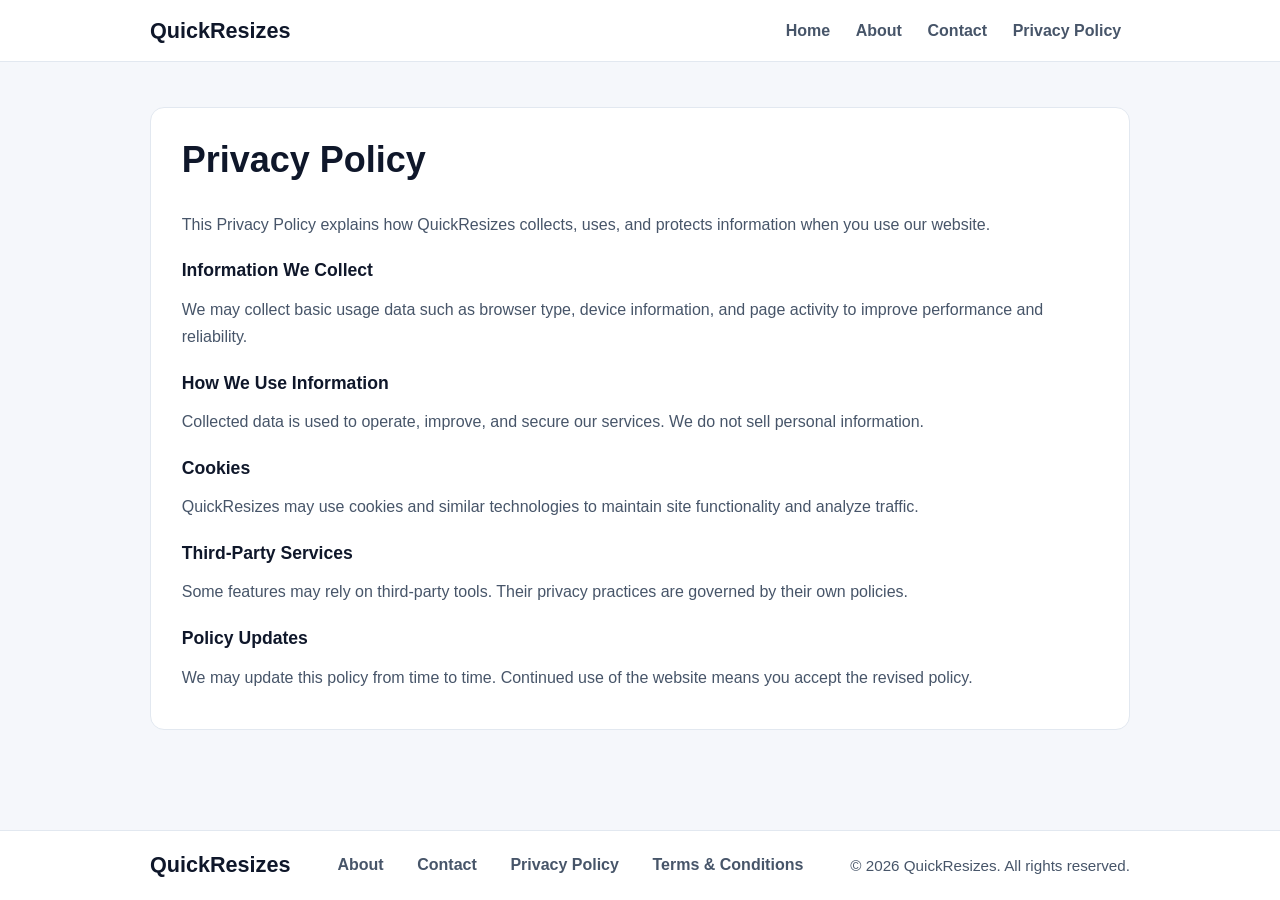
<file: pages/privacy.html>
<!doctype html>
<html lang="en">
  <head>
    <meta charset="UTF-8" />
    <meta name="viewport" content="width=device-width, initial-scale=1.0" />
    <title>Privacy Policy | QuickResizes</title>
    <style>
      :root { --bg:#f5f7fb; --surface:#fff; --text:#0f172a; --muted:#475569; --primary:#2563eb; --border:#e2e8f0; }
      * { box-sizing: border-box; }
      body { margin:0; font-family:"Inter","Segoe UI",Roboto,Helvetica,Arial,sans-serif; color:var(--text); background:var(--bg); min-height:100vh; display:flex; flex-direction:column; }
      .container { width:min(980px,92%); margin:0 auto; }
      header { border-bottom:1px solid var(--border); background:#fff; }
      .header-inner { display:flex; justify-content:space-between; align-items:center; gap:1rem; padding:1rem 0; }
      .brand { font-size:1.35rem; font-weight:800; }
      nav { display:flex; gap:.5rem; flex-wrap:wrap; }
      nav a { text-decoration:none; color:var(--muted); font-weight:600; padding:.35rem .55rem; border-radius:8px; }
      nav a:hover,nav a:focus-visible { color:var(--primary); background:#eff6ff; }
      main { flex:1; padding:2.8rem 0; }
      .card { background:var(--surface); border:1px solid var(--border); border-radius:14px; padding:clamp(1.2rem,2.4vw,2rem); }
      h1 { margin-top:0; font-size:clamp(1.7rem,3.2vw,2.25rem); }
      h2 { margin-top:1.4rem; font-size:1.1rem; }
      p { color:var(--muted); line-height:1.7; margin:.45rem 0; }
      footer { border-top:1px solid var(--border); padding:1.25rem 0; background:#fff; }
      .footer-inner { display:flex; justify-content:space-between; align-items:center; gap:1rem; flex-wrap:wrap; }
      .footer-links { display:flex; gap:1rem; flex-wrap:wrap; }
      .footer-links a { color:var(--muted); text-decoration:none; font-weight:600; }
      .footer-links a:hover,.footer-links a:focus-visible { color:var(--primary); }
      .copyright { color:var(--muted); font-size:.95rem; }
      @media (max-width:700px) { .header-inner { flex-direction:column; align-items:flex-start; } }
    </style>
  </head>
  <body>
    <header>
      <div class="container header-inner">
        <div class="brand">QuickResizes</div>
        <nav aria-label="Main navigation">
          <a href="../index.html">Home</a>
          <a href="about.html">About</a>
          <a href="contact.html">Contact</a>
          <a href="privacy.html">Privacy Policy</a>
        </nav>
      </div>
    </header>

    <main class="container">
      <article class="card">
        <h1>Privacy Policy</h1>
        <p>This Privacy Policy explains how QuickResizes collects, uses, and protects information when you use our website.</p>

        <h2>Information We Collect</h2>
        <p>We may collect basic usage data such as browser type, device information, and page activity to improve performance and reliability.</p>

        <h2>How We Use Information</h2>
        <p>Collected data is used to operate, improve, and secure our services. We do not sell personal information.</p>

        <h2>Cookies</h2>
        <p>QuickResizes may use cookies and similar technologies to maintain site functionality and analyze traffic.</p>

        <h2>Third-Party Services</h2>
        <p>Some features may rely on third-party tools. Their privacy practices are governed by their own policies.</p>

        <h2>Policy Updates</h2>
        <p>We may update this policy from time to time. Continued use of the website means you accept the revised policy.</p>
      </article>
    </main>

    <footer>
      <div class="container footer-inner">
        <div class="brand">QuickResizes</div>
        <nav class="footer-links" aria-label="Footer navigation">
          <a href="about.html">About</a>
          <a href="contact.html">Contact</a>
          <a href="privacy.html">Privacy Policy</a>
          <a href="terms.html">Terms &amp; Conditions</a>
        </nav>
        <div class="copyright">&copy; <span id="year"></span> QuickResizes. All rights reserved.</div>
      </div>
    </footer>

    <script>
      document.getElementById("year").textContent = new Date().getFullYear();
    </script>
  </body>
</html>
</file>
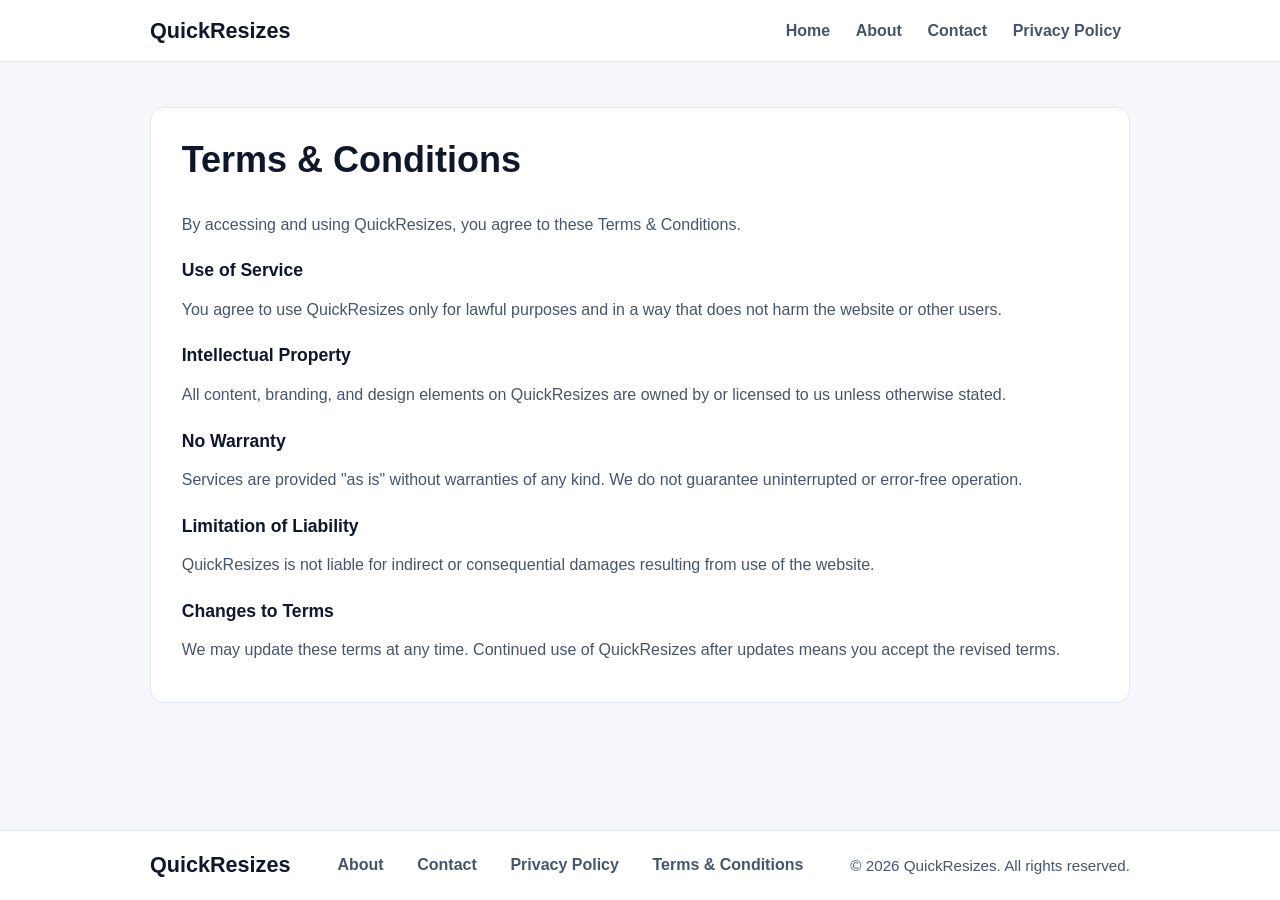
<file: pages/terms.html>
<!doctype html>
<html lang="en">
  <head>
    <meta charset="UTF-8" />
    <meta name="viewport" content="width=device-width, initial-scale=1.0" />
    <title>Terms & Conditions | QuickResizes</title>
    <style>
      :root { --bg:#f5f7fb; --surface:#fff; --text:#0f172a; --muted:#475569; --primary:#2563eb; --border:#e2e8f0; }
      * { box-sizing: border-box; }
      body { margin:0; font-family:"Inter","Segoe UI",Roboto,Helvetica,Arial,sans-serif; color:var(--text); background:var(--bg); min-height:100vh; display:flex; flex-direction:column; }
      .container { width:min(980px,92%); margin:0 auto; }
      header { border-bottom:1px solid var(--border); background:#fff; }
      .header-inner { display:flex; justify-content:space-between; align-items:center; gap:1rem; padding:1rem 0; }
      .brand { font-size:1.35rem; font-weight:800; }
      nav { display:flex; gap:.5rem; flex-wrap:wrap; }
      nav a { text-decoration:none; color:var(--muted); font-weight:600; padding:.35rem .55rem; border-radius:8px; }
      nav a:hover,nav a:focus-visible { color:var(--primary); background:#eff6ff; }
      main { flex:1; padding:2.8rem 0; }
      .card { background:var(--surface); border:1px solid var(--border); border-radius:14px; padding:clamp(1.2rem,2.4vw,2rem); }
      h1 { margin-top:0; font-size:clamp(1.7rem,3.2vw,2.25rem); }
      h2 { margin-top:1.4rem; font-size:1.1rem; }
      p { color:var(--muted); line-height:1.7; margin:.45rem 0; }
      footer { border-top:1px solid var(--border); padding:1.25rem 0; background:#fff; }
      .footer-inner { display:flex; justify-content:space-between; align-items:center; gap:1rem; flex-wrap:wrap; }
      .footer-links { display:flex; gap:1rem; flex-wrap:wrap; }
      .footer-links a { color:var(--muted); text-decoration:none; font-weight:600; }
      .footer-links a:hover,.footer-links a:focus-visible { color:var(--primary); }
      .copyright { color:var(--muted); font-size:.95rem; }
      @media (max-width:700px) { .header-inner { flex-direction:column; align-items:flex-start; } }
    </style>
  </head>
  <body>
    <header>
      <div class="container header-inner">
        <div class="brand">QuickResizes</div>
        <nav aria-label="Main navigation">
          <a href="../index.html">Home</a>
          <a href="about.html">About</a>
          <a href="contact.html">Contact</a>
          <a href="privacy.html">Privacy Policy</a>
        </nav>
      </div>
    </header>

    <main class="container">
      <article class="card">
        <h1>Terms &amp; Conditions</h1>
        <p>By accessing and using QuickResizes, you agree to these Terms &amp; Conditions.</p>

        <h2>Use of Service</h2>
        <p>You agree to use QuickResizes only for lawful purposes and in a way that does not harm the website or other users.</p>

        <h2>Intellectual Property</h2>
        <p>All content, branding, and design elements on QuickResizes are owned by or licensed to us unless otherwise stated.</p>

        <h2>No Warranty</h2>
        <p>Services are provided "as is" without warranties of any kind. We do not guarantee uninterrupted or error-free operation.</p>

        <h2>Limitation of Liability</h2>
        <p>QuickResizes is not liable for indirect or consequential damages resulting from use of the website.</p>

        <h2>Changes to Terms</h2>
        <p>We may update these terms at any time. Continued use of QuickResizes after updates means you accept the revised terms.</p>
      </article>
    </main>

    <footer>
      <div class="container footer-inner">
        <div class="brand">QuickResizes</div>
        <nav class="footer-links" aria-label="Footer navigation">
          <a href="about.html">About</a>
          <a href="contact.html">Contact</a>
          <a href="privacy.html">Privacy Policy</a>
          <a href="terms.html">Terms &amp; Conditions</a>
        </nav>
        <div class="copyright">&copy; <span id="year"></span> QuickResizes. All rights reserved.</div>
      </div>
    </footer>

    <script>
      document.getElementById("year").textContent = new Date().getFullYear();
    </script>
  </body>
</html>
</file>
<file: assets/css/style.css>
:root {
        color-scheme: light;
        --bg: #f5f7fb;
        --bg-gradient-start: #f8faff;
        --surface: #ffffff;
        --surface-border: #e5e9f2;
        --text: #1f2937;
        --muted: #6b7280;
        --primary: #2563eb;
        --primary-hover: #1d4ed8;
        --shadow: 0 16px 40px rgba(15, 23, 42, 0.08);
        --header-border: rgba(229, 233, 242, 0.85);
        --header-bg: rgba(255, 255, 255, 0.92);
        --input-bg: #fff;
        --input-border: #d6dbe8;
        --preview-border: #cbd5e1;
        --preview-bg: #f9fbff;
        --preview-label: #374151;
        --details-border: #dbe5f5;
        --details-bg: #ffffff;
        --details-text: #334155;
        --details-key: #64748b;
        --secondary-btn-border: #bfdbfe;
        --secondary-btn-bg: #eff6ff;
        --secondary-btn-text: #1d4ed8;
        --toggle-bg: #e2e8f0;
        --toggle-text: #0f172a;
        --radius: 18px;
        --space-2: clamp(1rem, 2vw, 1.25rem);
        --space-3: clamp(1.25rem, 2.8vw, 1.75rem);
      }

      :root[data-theme="dark"] {
        color-scheme: dark;
        --bg: #020617;
        --bg-gradient-start: #0b1220;
        --surface: #0f172a;
        --surface-border: #1e293b;
        --text: #e2e8f0;
        --muted: #94a3b8;
        --primary: #60a5fa;
        --primary-hover: #3b82f6;
        --shadow: 0 16px 40px rgba(2, 6, 23, 0.52);
        --header-border: rgba(30, 41, 59, 0.9);
        --header-bg: rgba(15, 23, 42, 0.92);
        --input-bg: #0b1220;
        --input-border: #334155;
        --preview-border: #334155;
        --preview-bg: #0b1220;
        --preview-label: #cbd5e1;
        --details-border: #334155;
        --details-bg: #0b1220;
        --details-text: #cbd5e1;
        --details-key: #94a3b8;
        --secondary-btn-border: #334155;
        --secondary-btn-bg: #1e293b;
        --secondary-btn-text: #bfdbfe;
        --toggle-bg: #1e293b;
        --toggle-text: #e2e8f0;
      }

      * {
        box-sizing: border-box;
      }

      body {
        margin: 0;
        font-family: "Inter", "Segoe UI", Roboto, Helvetica, Arial, sans-serif;
        color: var(--text);
        background: linear-gradient(180deg, var(--bg-gradient-start) 0%, var(--bg) 100%);
        min-height: 100vh;
      }

      .site-header {
        position: sticky;
        top: 0;
        z-index: 10;
        width: 100%;
        border-bottom: 1px solid var(--header-border);
        background: var(--header-bg);
        backdrop-filter: blur(8px);
      }

      .header-inner {
        max-width: 1080px;
        margin: 0 auto;
        width: min(100%, 1080px);
        padding: 1rem clamp(1rem, 2.5vw, 1.5rem);
        display: flex;
        align-items: center;
        justify-content: space-between;
        gap: 1rem;
      }

      .brand {
        font-size: 1.25rem;
        font-weight: 700;
        letter-spacing: 0.02em;
      }

      .theme-toggle {
        border: 1px solid var(--surface-border);
        background: var(--toggle-bg);
        color: var(--toggle-text);
        border-radius: 999px;
        min-height: 38px;
        padding: 0.35rem 0.8rem;
        font-size: 0.88rem;
        font-weight: 600;
        cursor: pointer;
      }

      main {
        display: grid;
        place-items: center;
        min-height: calc(100vh - 72px);
        width: 100%;
        padding: clamp(1rem, 3vw, 2.25rem) clamp(0.9rem, 3vw, 1.4rem) clamp(1.5rem, 4vw, 3rem);
      }

      .compressor-card {
        width: min(100%, 760px);
        background: var(--surface);
        border: 1px solid var(--surface-border);
        border-radius: var(--radius);
        box-shadow: var(--shadow);
        padding: clamp(1.1rem, 3vw, 2rem);
      }

      .compressor-card h1 {
        margin: 0 0 0.75rem;
        font-size: clamp(1.4rem, 2.5vw, 1.8rem);
      }

      .subtext {
        margin: 0 0 var(--space-3);
        color: var(--muted);
        font-size: clamp(0.92rem, 1.8vw, 1rem);
        line-height: 1.55;
        max-width: 62ch;
      }

      .form-grid {
        display: grid;
        gap: var(--space-2);
      }

      label {
        display: block;
        margin-bottom: 0.45rem;
        font-size: clamp(0.88rem, 1.6vw, 0.93rem);
        font-weight: 600;
      }

      input[type="file"] {
        width: 100%;
        border: 1px solid var(--input-border);
        border-radius: 10px;
        background: var(--input-bg);
        color: var(--text);
        min-height: 44px;
        padding: 0.72rem 0.82rem;
        font-size: clamp(0.92rem, 1.8vw, 0.98rem);
      }

      input[type="file"] {
        padding: 0.52rem 0.65rem;
      }

      .upload-drop-area {
        border: 2px dashed var(--input-border);
        border-radius: 12px;
        background: var(--preview-bg);
        padding: clamp(1rem, 2.5vw, 1.2rem);
        text-align: center;
        cursor: pointer;
        transition: border-color 0.18s ease, background-color 0.18s ease;
      }

      .upload-drop-area p {
        margin: 0;
        font-size: clamp(0.9rem, 1.8vw, 0.98rem);
        color: var(--muted);
        font-weight: 600;
      }

      .upload-drop-area.drag-active {
        border-color: var(--primary);
        background: rgba(37, 99, 235, 0.08);
      }

      input:focus-visible,
      button:focus-visible {
        outline: 3px solid rgba(37, 99, 235, 0.22);
        outline-offset: 1px;
      }

      .compression-control {
        border: 1px solid var(--input-border);
        background: var(--input-bg);
        border-radius: 12px;
        padding: 0.85rem 0.9rem;
      }

      .compression-display {
        margin: 0 0 0.7rem;
        color: var(--preview-label);
        font-size: 0.92rem;
        font-weight: 600;
      }

      .compression-slider {
        width: 100%;
        accent-color: var(--primary);
        min-height: 42px;
        margin: 0;
        touch-action: pan-y;
      }

      .compression-hint {
        margin: 0.55rem 0 0;
        color: var(--muted);
        font-size: 0.84rem;
      }

      .button-row {
        margin-top: 0.25rem;
      }

      .compress-btn {
        border: 0;
        border-radius: 10px;
        background: var(--primary);
        color: #fff;
        font-weight: 600;
        font-size: clamp(0.92rem, 1.8vw, 0.98rem);
        padding: 0.8rem 1rem;
        min-height: 46px;
        width: 100%;
        cursor: pointer;
        transition: background-color 0.18s ease;
      }

      .compress-btn:hover {
        background: var(--primary-hover);
      }

      .preview-grid {
        margin-top: var(--space-3);
        display: grid;
        gap: var(--space-2);
      }

      .preview-area {
        border: 1px dashed var(--preview-border);
        border-radius: 12px;
        background: var(--preview-bg);
        min-height: clamp(190px, 36vh, 280px);
        display: grid;
        place-items: center;
        padding: var(--space-2);
        overflow: hidden;
      }

      .preview-content {
        width: 100%;
      }

      .preview-label {
        margin: 0 0 0.6rem;
        font-size: 0.9rem;
        font-weight: 600;
        color: var(--preview-label);
      }

      .preview-placeholder {
        text-align: center;
        color: var(--muted);
        font-size: 0.95rem;
      }

      .preview-image {
        max-width: 100%;
        max-height: min(360px, 50vh);
        object-fit: contain;
        border-radius: 8px;
      }

      .details-box {
        margin-top: 0.7rem;
        border: 1px solid var(--details-border);
        border-radius: 10px;
        background: var(--details-bg);
        padding: 0.7rem 0.8rem;
        font-size: 0.87rem;
      }

      .details-box[hidden] {
        display: none;
      }

      .details-list {
        margin: 0;
        padding: 0;
        list-style: none;
        display: grid;
        gap: 0.38rem;
      }

      .details-list li {
        color: var(--details-text);
        display: flex;
        justify-content: space-between;
        gap: 0.5rem;
      }

      .details-key {
        color: var(--details-key);
      }

      .download-btn {
        border: 1px solid var(--secondary-btn-border);
        border-radius: 10px;
        background: var(--secondary-btn-bg);
        color: var(--secondary-btn-text);
        font-weight: 600;
        font-size: clamp(0.9rem, 1.8vw, 0.96rem);
        padding: 0.72rem 1rem;
        min-height: 44px;
        width: 100%;
        cursor: pointer;
      }

      .download-btn:disabled {
        opacity: 0.5;
        cursor: not-allowed;
      }

      .site-footer {
        border-top: 1px solid var(--surface-border);
        background: var(--header-bg);
      }

      .footer-inner {
        max-width: 1080px;
        margin: 0 auto;
        width: min(100%, 1080px);
        padding: 1rem clamp(1rem, 2.5vw, 1.5rem);
        display: flex;
        justify-content: space-between;
        align-items: center;
        gap: 1rem;
        flex-wrap: wrap;
      }

      .footer-links {
        display: flex;
        gap: 1rem;
        flex-wrap: wrap;
      }

      .footer-links a {
        color: var(--muted);
        text-decoration: none;
        font-weight: 600;
      }

      .footer-links a:hover,
      .footer-links a:focus-visible {
        color: var(--primary);
      }

      .copyright {
        color: var(--muted);
        font-size: 0.92rem;
      }

      @media (max-width: 600px) {
        body {
          font-size: 15px;
        }

        main {
          padding-top: 1rem;
        }

        .compressor-card {
          border-radius: 14px;
          box-shadow: 0 10px 24px rgba(15, 23, 42, 0.07);
        }

        .preview-area {
          min-height: 180px;
        }

        .details-list li {
          flex-direction: column;
          gap: 0.15rem;
        }
      }
    

/* Shared select styling for converter controls */
select {
  width: 100%;
  border: 1px solid var(--input-border);
  border-radius: 10px;
  background: var(--input-bg);
  color: var(--text);
  min-height: 44px;
  padding: 0.72rem 0.82rem;
  font-size: clamp(0.92rem, 1.8vw, 0.98rem);
}
select:focus-visible {
  outline: 3px solid rgba(37, 99, 235, 0.22);
  outline-offset: 1px;
}
</file>
